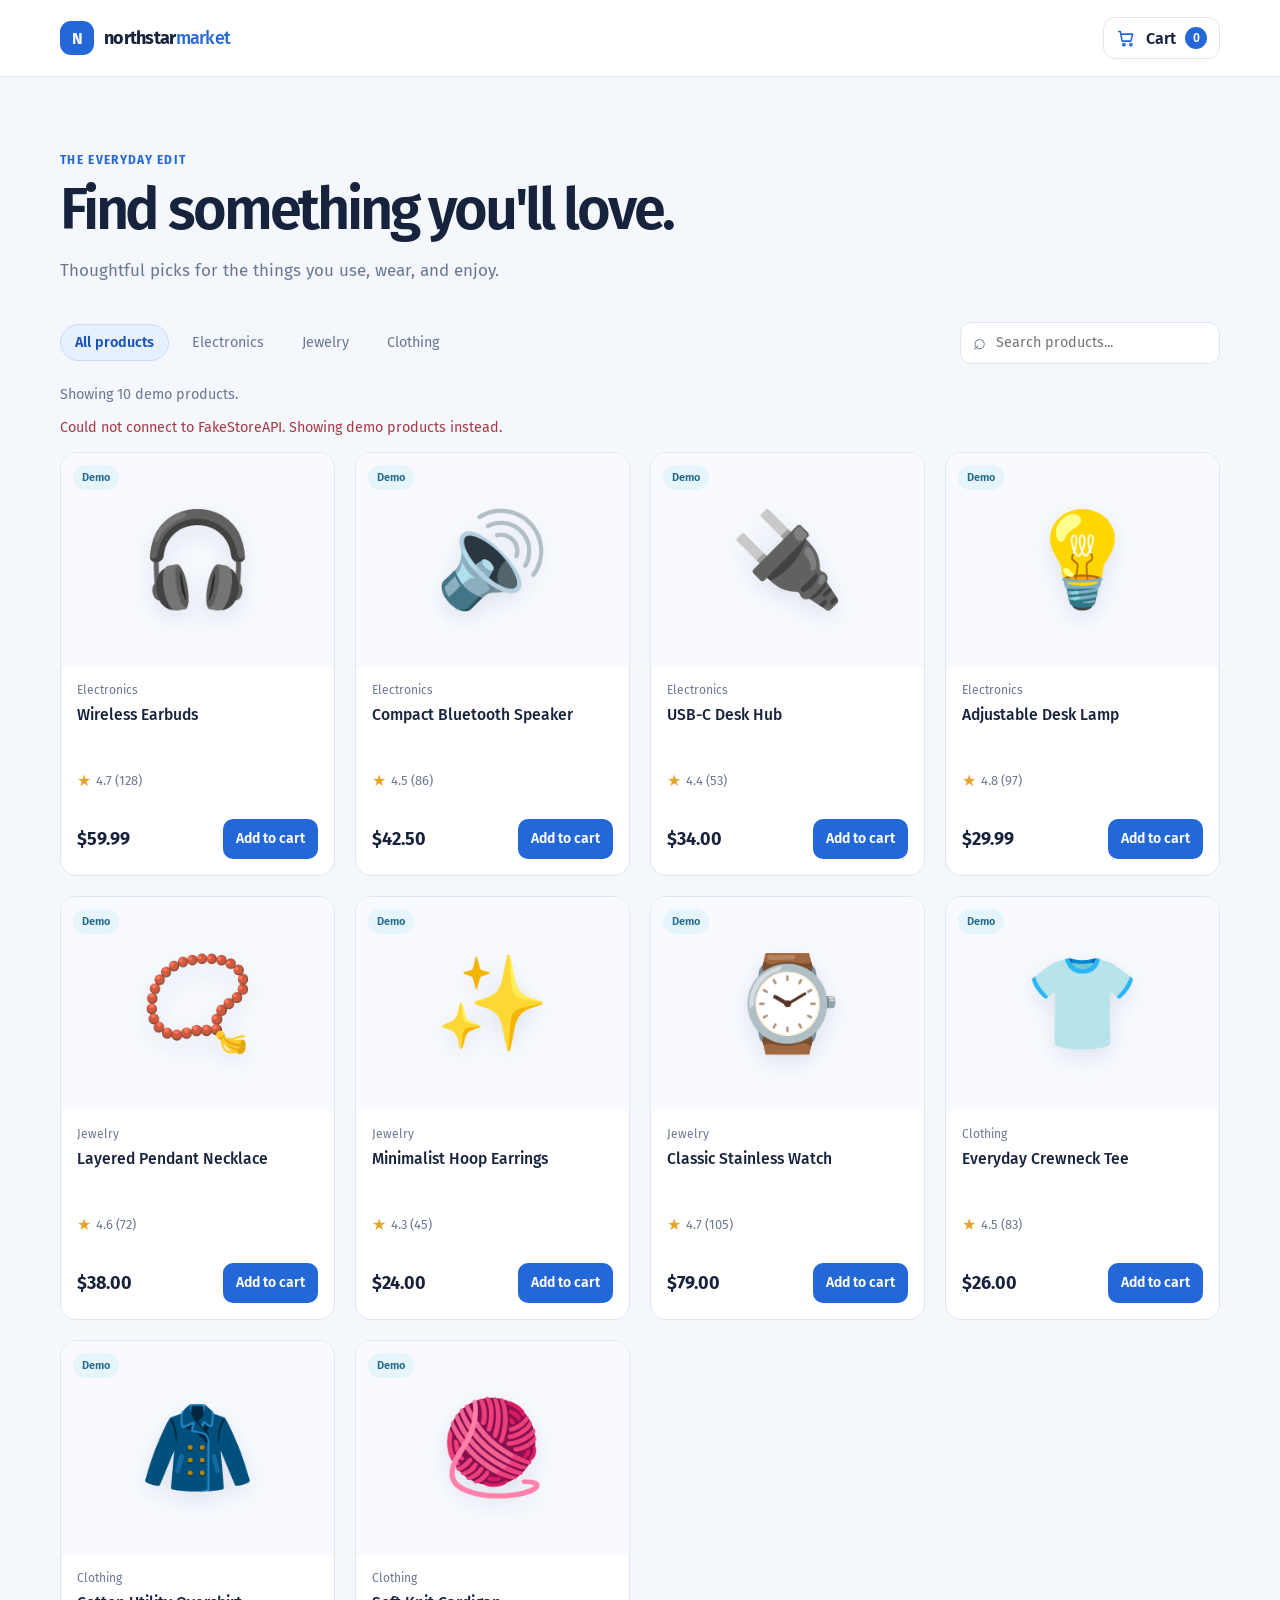
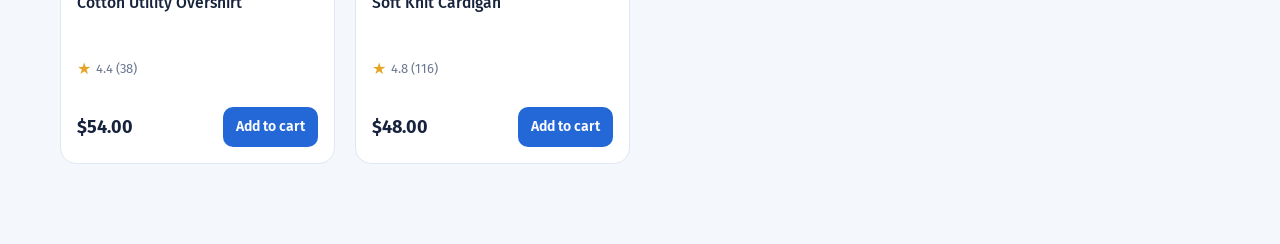
<file: ecommerce-app/index.html>
<!DOCTYPE html>
<html lang="en">
<head>
    <meta charset="UTF-8">
    <meta name="viewport" content="width=device-width, initial-scale=1.0">
    <meta name="theme-color" content="#f4f7fc">
    <title>Northstar Market</title>
    <link rel="preconnect" href="https://fonts.googleapis.com">
    <link rel="preconnect" href="https://fonts.gstatic.com" crossorigin>
    <link href="https://fonts.googleapis.com/css2?family=Fira+Sans:wght@400;500;600;700&display=swap" rel="stylesheet">
    <link rel="stylesheet" href="index.css">
    <script src="index.js" defer></script>
</head>
<body class="store-page">
    <header class="site-header">
        <div class="header-content">
            <a class="brand" href="#" aria-label="Northstar Market home">
                <span class="brand-mark" aria-hidden="true">N</span>
                <span>northstar<span class="brand-light">market</span></span>
            </a>
            <button class="cart-open-button" id="cart-open-button" type="button" aria-haspopup="dialog">
                <svg class="cart-icon" aria-hidden="true" viewBox="0 0 24 24">
                    <path d="M3 4h2l2 11h10l2-8H6.5"></path>
                    <circle cx="9" cy="19" r="1.25"></circle>
                    <circle cx="17" cy="19" r="1.25"></circle>
                </svg>
                <span>Cart</span>
                <span class="cart-count" id="cart-count" aria-live="polite">0</span>
            </button>
        </div>
    </header>

    <main class="store-main">
        <section class="store-intro" aria-labelledby="store-title">
            <p class="eyebrow">THE EVERYDAY EDIT</p>
            <h1 class="store-title" id="store-title">Find something you'll love.</h1>
            <p class="store-description">Thoughtful picks for the things you use, wear, and enjoy.</p>
        </section>

        <section class="catalog-section" aria-label="Product catalog">
            <div class="catalog-toolbar">
                <div class="category-filters" role="group" aria-label="Filter products by category">
                    <button class="filter-button is-active" type="button" data-category="all" aria-pressed="true">All products</button>
                    <button class="filter-button" type="button" data-category="electronics" aria-pressed="false">Electronics</button>
                    <button class="filter-button" type="button" data-category="jewelery" aria-pressed="false">Jewelry</button>
                    <button class="filter-button" type="button" data-category="clothing" aria-pressed="false">Clothing</button>
                </div>
                <label class="search-field">
                    <span class="visually-hidden">Search products</span>
                    <span class="search-icon" aria-hidden="true">⌕</span>
                    <input id="product-search" type="search" placeholder="Search products..." autocomplete="off">
                </label>
            </div>

            <p class="catalog-status" id="catalog-status" role="status" aria-live="polite">Loading products...</p>
            <p class="catalog-error" id="catalog-error" role="alert" hidden></p>
            <div class="product-grid" id="product-grid"></div>
        </section>
    </main>

    <dialog class="cart-drawer" id="cart-drawer" aria-labelledby="cart-heading">
        <div class="drawer-header">
            <div>
                <p class="eyebrow">YOUR SELECTION</p>
                <h2 id="cart-heading">Shopping cart</h2>
            </div>
            <button class="icon-button" id="cart-close-button" type="button" aria-label="Close shopping cart">×</button>
        </div>

        <div class="cart-content">
            <p class="cart-empty" id="cart-empty">Your cart is waiting for something good.</p>
            <div class="cart-items" id="cart-items"></div>
        </div>

        <footer class="cart-footer">
            <dl class="cart-totals">
                <div><dt>Subtotal</dt><dd id="cart-subtotal">$0.00</dd></div>
                <div><dt>Estimated tax (8%)</dt><dd id="cart-tax">$0.00</dd></div>
                <div><dt>Shipping</dt><dd id="cart-shipping">$0.00</dd></div>
                <div class="cart-total"><dt>Total</dt><dd id="cart-total">$0.00</dd></div>
            </dl>
            <p class="shipping-note">Free shipping on orders of $75 or more.</p>
            <button class="primary-button checkout-button" id="checkout-button" type="button" disabled>Continue to checkout</button>
        </footer>
    </dialog>

    <dialog class="message-dialog" id="checkout-dialog" aria-labelledby="checkout-heading">
        <p class="eyebrow">DEMO CHECKOUT</p>
        <h2 id="checkout-heading">Ready to place your order?</h2>
        <p class="dialog-copy">Review your cart, then confirm to see your order confirmation. This demo will not collect payment.</p>
        <p class="checkout-total">Order total <strong id="checkout-total">$0.00</strong></p>
        <div class="dialog-actions">
            <button class="secondary-button" id="checkout-cancel-button" type="button">Back to cart</button>
            <button class="primary-button" id="checkout-confirm-button" type="button">Confirm order</button>
        </div>
    </dialog>

    <dialog class="message-dialog confirmation-dialog" id="confirmation-dialog" aria-labelledby="confirmation-heading">
        <span class="confirmation-mark" aria-hidden="true">✓</span>
        <p class="eyebrow">ORDER COMPLETE</p>
        <h2 id="confirmation-heading">Thanks for shopping with us.</h2>
        <p class="dialog-copy">Your demo order <strong id="order-number"></strong> is confirmed. No payment was collected.</p>
        <button class="primary-button confirmation-button" id="confirmation-close-button" type="button">Continue browsing</button>
    </dialog>
</body>
</html>
</file>
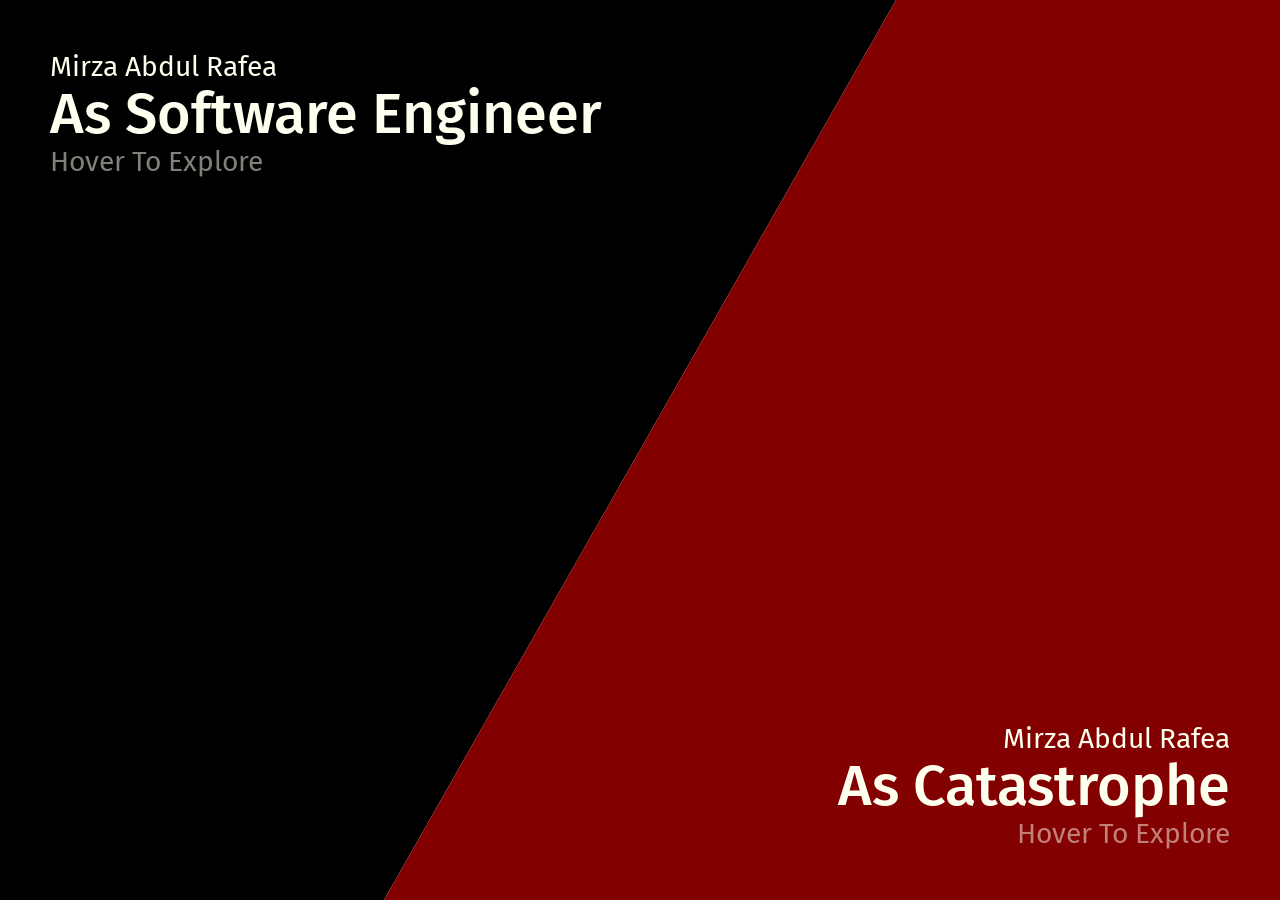
<file: personal-portfolio/index.html>
<!DOCTYPE html>
<html lang="en">
	<head>
		<meta charset="UTF-8">
		<meta name="viewport" content="width=device-width, initial-scale=1.0">
		<title>Mirza Abdul Rafea</title>
		<link rel="stylesheet" href="index.css">
		<script src="index.js" defer></script>
		<!-- Fonts -->
		<link rel="preconnect" href="https://fonts.googleapis.com">
		<link rel="preconnect" href="https://fonts.gstatic.com" crossorigin>
		<link href="https://fonts.googleapis.com/css2?family=Fira+Sans:ital,wght@0,100;0,200;0,300;0,400;0,500;0,600;0,700;0,800;0,900;1,100;1,200;1,300;1,400;1,500;1,600;1,700;1,800;1,900&display=swap" rel="stylesheet">
	</head>
	<body>
		<div class="professional-container" id="professional-container">
			<div class="professional">
				<h2 class="name-heading">Mirza Abdul Rafea</h2>
				<h1 class="profession-heading">As Software Engineer</h1>
				<h2 class="placeholder" id="professional-placeholder">Hover To Explore</h2>
				<div class="logo-container" id="professional-logo-container">
					<img class="logo" src="./assets/c++logo.png" alt="C++ Logo">
					<img class="logo" src="./assets/java-logo.png" alt="Java Logo">
					<img class="logo" src="./assets/react-logo.png" alt="React Logo">
				</div>
				<p class="description" id="professional-description">
					Specializing in low-level systems and core programming
				</p>
				<a class="professional-button" href="professional.html" id="professional-button">View Portfolio</a>
			</div>
		</div>
		<div class="other-container" id="other-container">
			<div class="other">
				<h2 class="name-heading">Mirza Abdul Rafea</h2>
				<h1 class="profession-heading">As Catastrophe</h1>
				<h2 class="placeholder" id="other-placeholder">Hover To Explore</h2>
				<div class="logo-container" id="other-logo-container">
					<img class="logo" src="./assets/LoL-logo.png" alt="LoL Logo">
					<img class="logo" src="./assets/osu-logo.png" alt="Osu Logo">
					<img class="logo" src="./assets/valorant-logo.png" alt="Valorant Logo">
				</div>
				<p class="description" id="other-description">
					ᓭ!¡ᒷᓵ╎ᔑꖎ╎⨅╎リ⊣ ╎リ ᓵ𝙹ᒲ!¡ᒷℸ╎⍊ᒷ ⎓!¡ᓭ ᓭ⍑𝙹𝙹ℸᒷ∷ᓭ, ∷ǁℸ⍑ᒲ ⊣ᔑᒲᒷᓭ ᔑリ↸ ᒲ𝙹ʖᔑᓭ
				</p>
				<a class="other-button" href="" id="other-button">View Portfolio</a>
			</div>
		</div>
	</body>
</html>
</file>
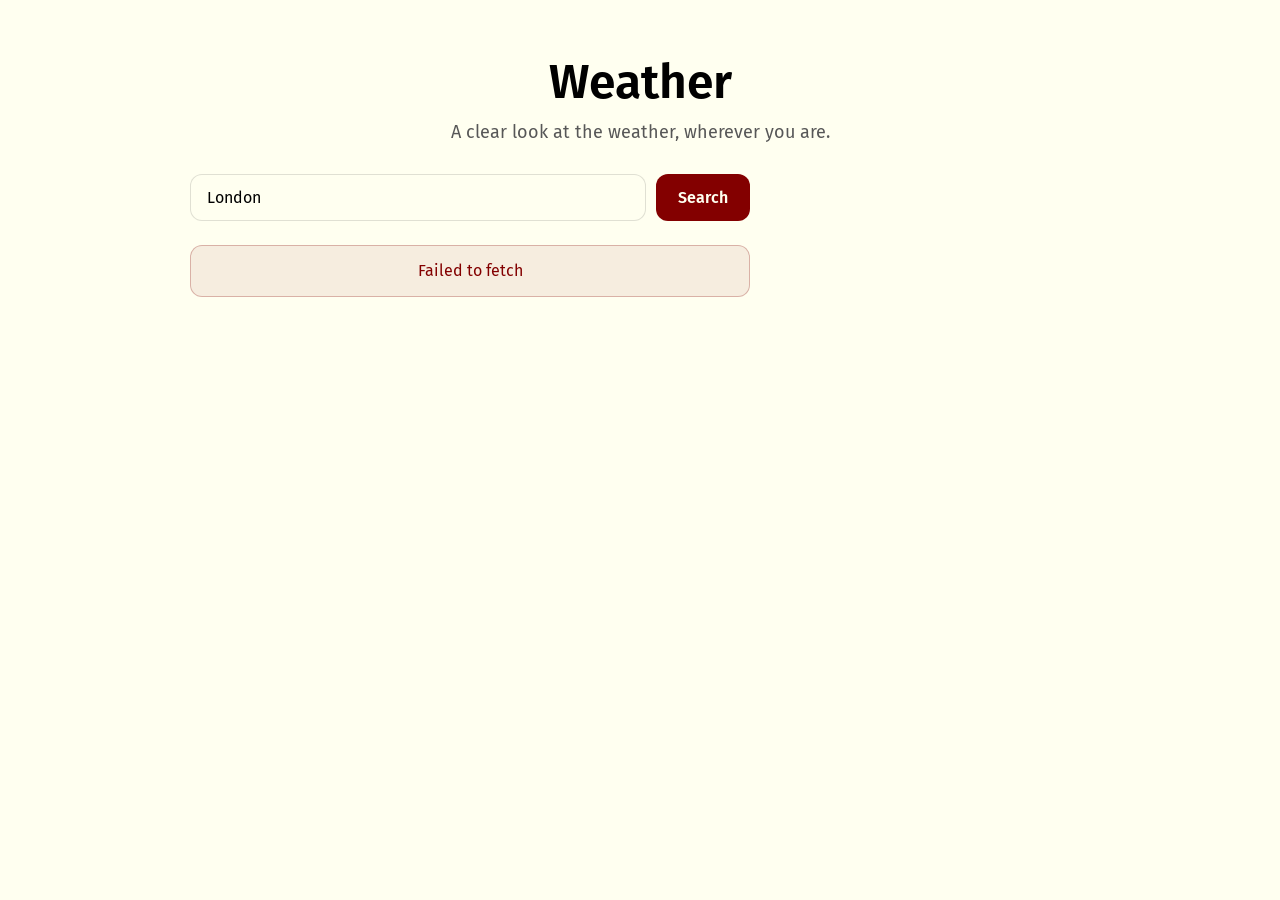
<file: weather-app/index.html>
<!DOCTYPE html>
<html lang="en">
<head>
    <meta charset="UTF-8">
    <meta name="viewport" content="width=device-width, initial-scale=1.0">
    <title>Weather App</title>
    <!-- Fonts -->
    <link rel="preconnect" href="https://fonts.googleapis.com">
    <link rel="preconnect" href="https://fonts.gstatic.com" crossorigin>
    <link href="https://fonts.googleapis.com/css2?family=Fira+Sans:wght@400;500;600;700&display=swap" rel="stylesheet">
    <link rel="stylesheet" href="index.css">
    <script src="index.js" defer></script>
</head>
<body class="weather-page" id="weather-page">
    <header class="weather-header">
        <h1 class="weather-title">Weather</h1>
        <p class="weather-subtitle">A clear look at the weather, wherever you are.</p>
    </header>

    <main>
        <form class="weather-search-container" id="weather-search-form">
            <input type="search" id="weather-search-input" class="weather-input" placeholder="Search for a city..." aria-label="City name" autocomplete="off">
            <button type="submit" id="weather-search-button" class="weather-button">Search</button>
        </form>

        <div id="weather-error-banner" class="weather-error-banner" role="alert"></div>

        <div id="weather-spinner-container" class="weather-spinner-container" role="status" aria-live="polite">
            <div class="weather-spinner" aria-hidden="true"></div>
            <p>Loading weather...</p>
        </div>

        <section id="weather-dashboard" class="weather-dashboard" aria-label="Weather forecast">
            <div class="weather-current-card">
                <h2 id="weather-location-heading" class="weather-location-heading">--</h2>
                <p id="weather-condition-text" class="weather-condition-text">--</p>
                <div id="weather-temp-display" class="weather-temp-display">--°C</div>

                <div class="weather-telemetry-grid">
                    <div class="weather-metric-card">
                        <span class="weather-metric-label">Humidity</span>
                        <span id="weather-humidity-value" class="weather-metric-value">--%</span>
                    </div>
                    <div class="weather-metric-card">
                        <span class="weather-metric-label">Wind Speed</span>
                        <span id="weather-wind-value" class="weather-metric-value">-- km/h</span>
                    </div>
                    <div class="weather-metric-card">
                        <span class="weather-metric-label">Pressure</span>
                        <span id="weather-pressure-value" class="weather-metric-value">-- hPa</span>
                    </div>
                </div>
            </div>

            <div class="weather-forecast-section">
                <h3 class="weather-forecast-heading">5-Day Forecast</h3>
                <div id="weather-forecast-container" class="weather-forecast-container">
                    <!-- Forecast cards are added here. -->
                </div>
            </div>
        </section>
    </main>
</body>
</html>
</file>
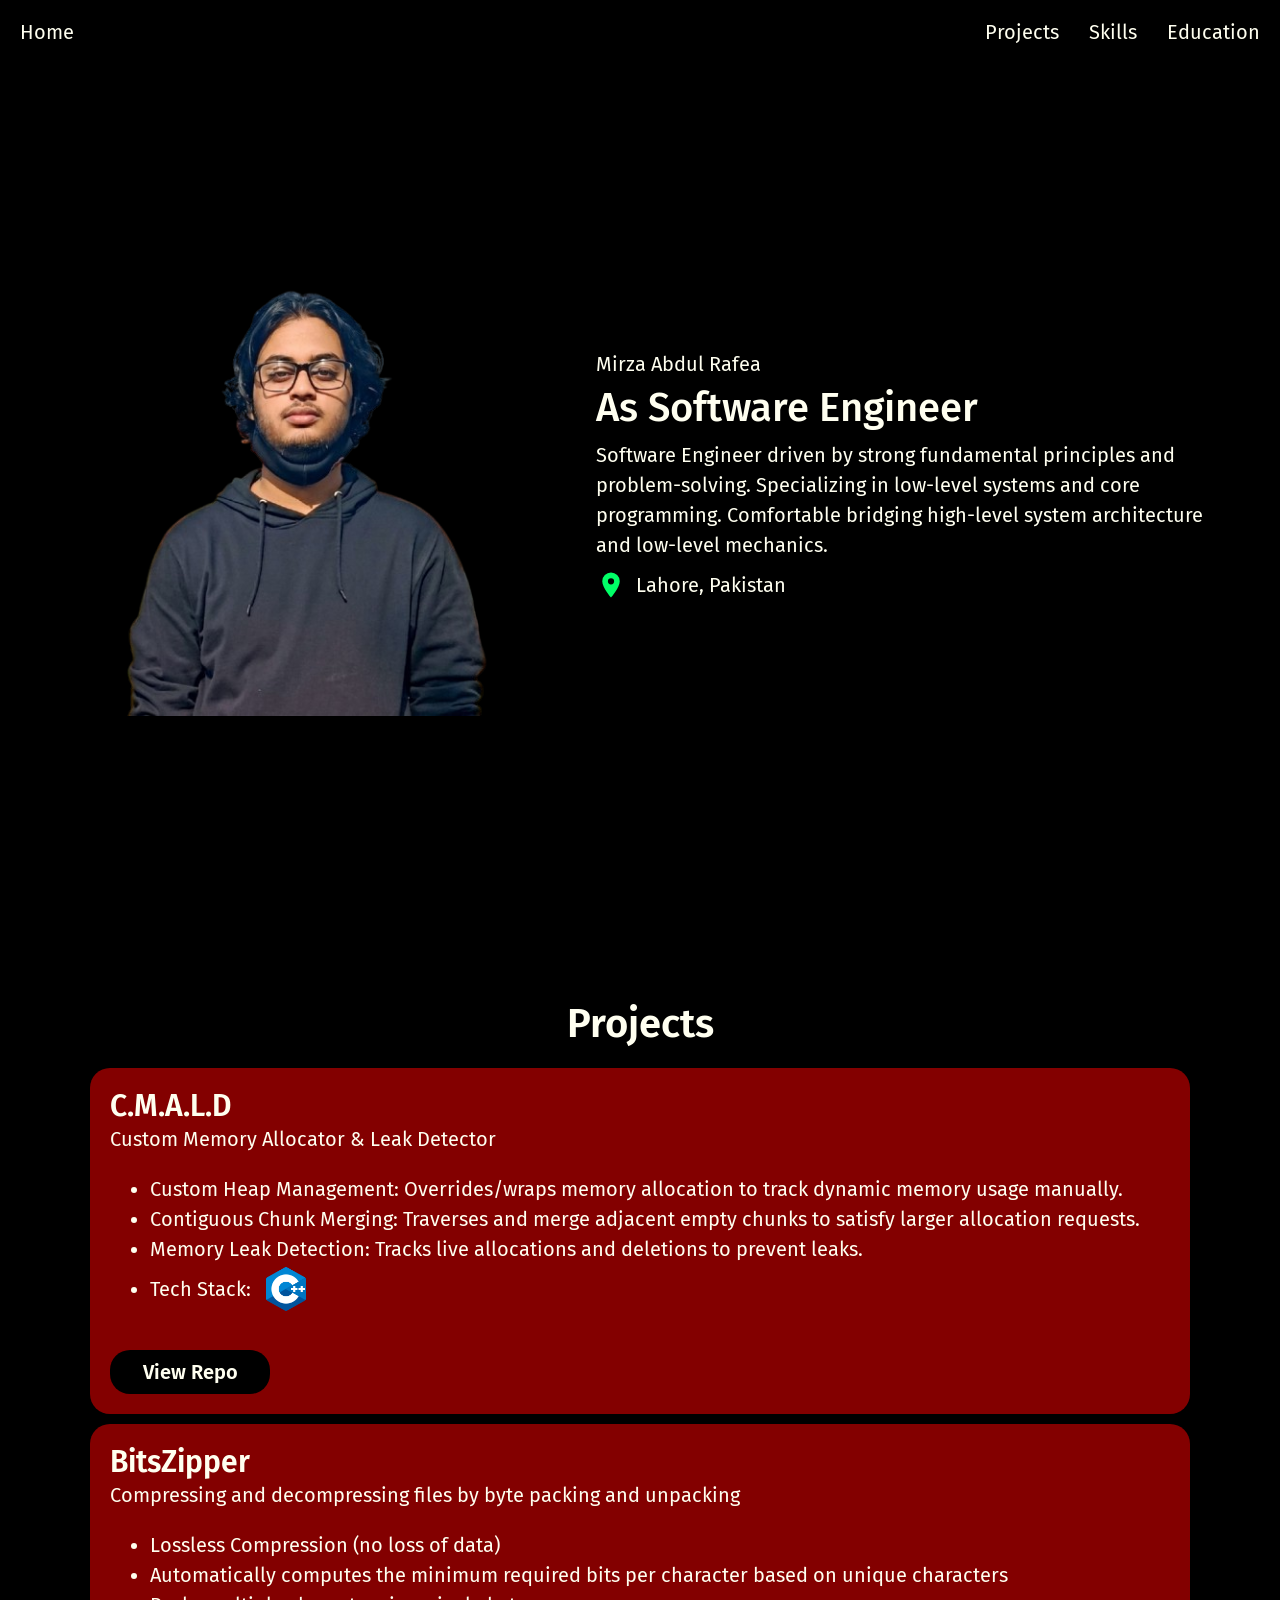
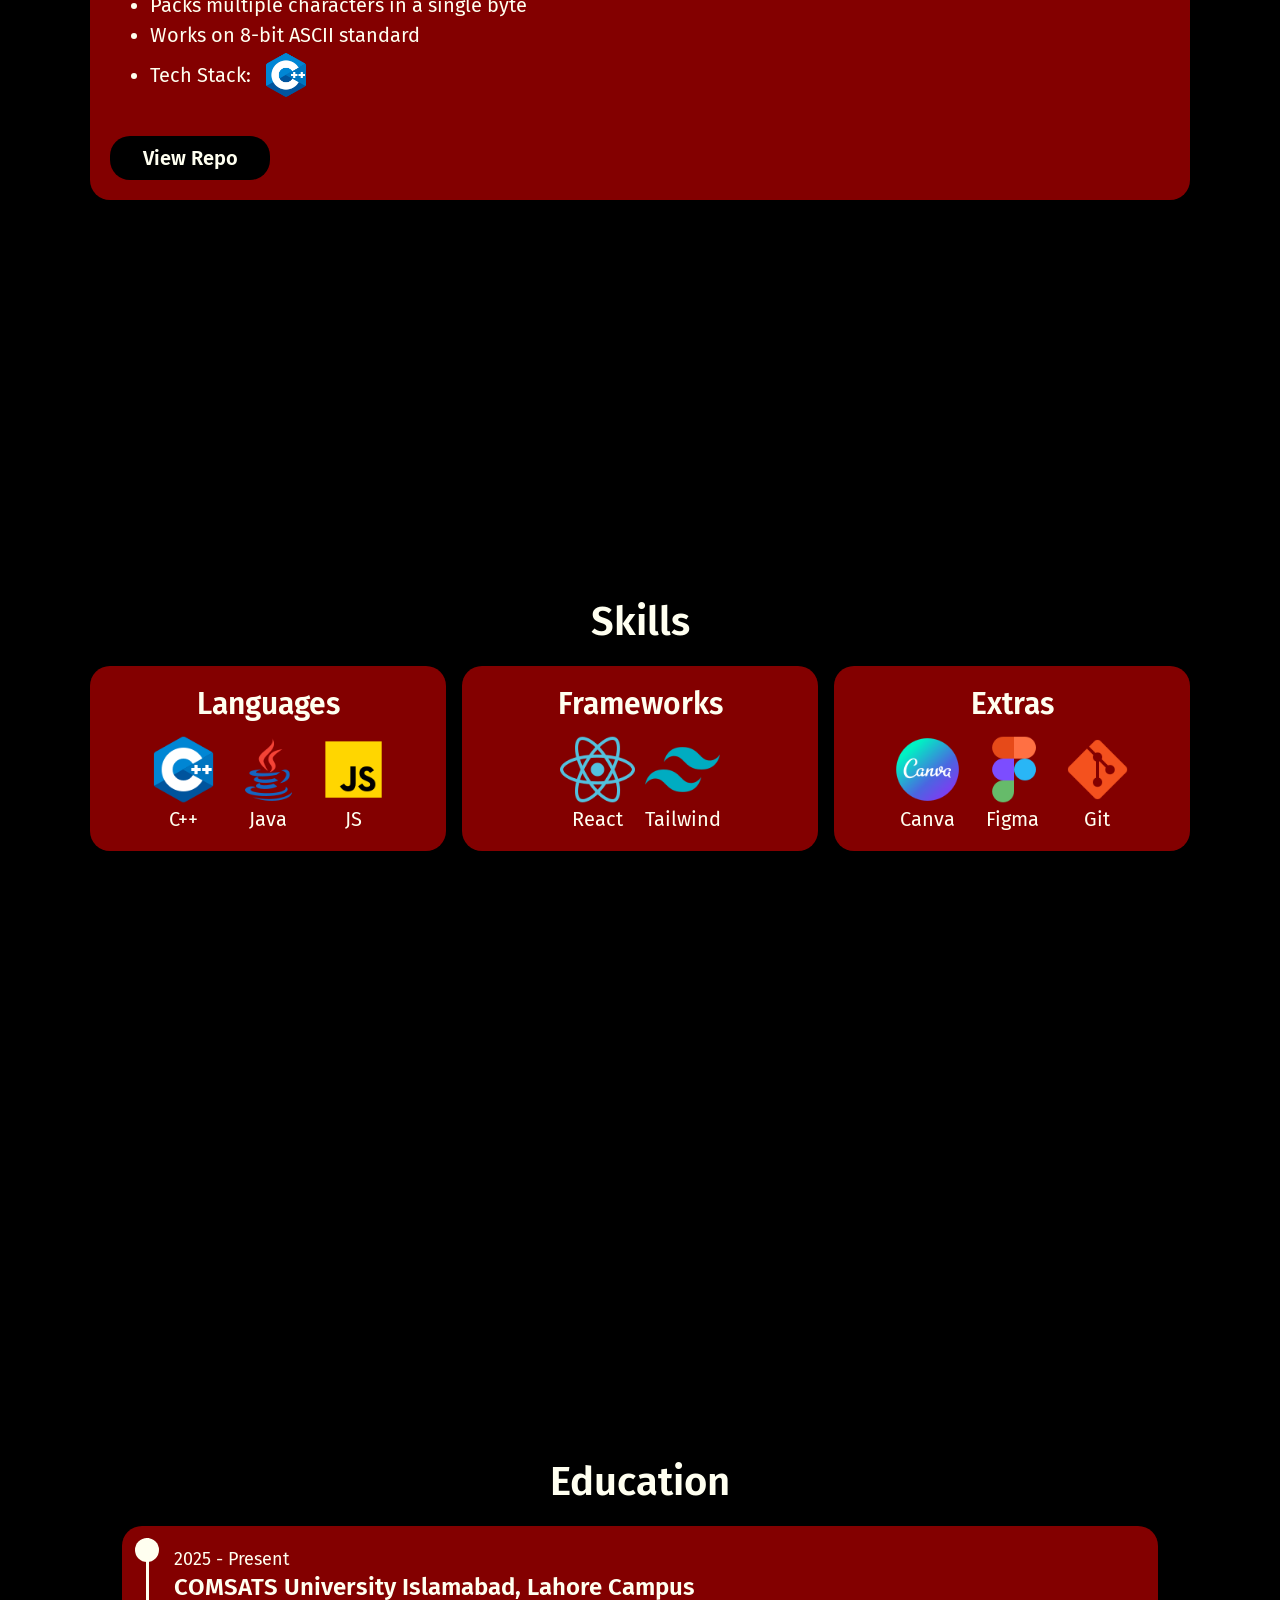
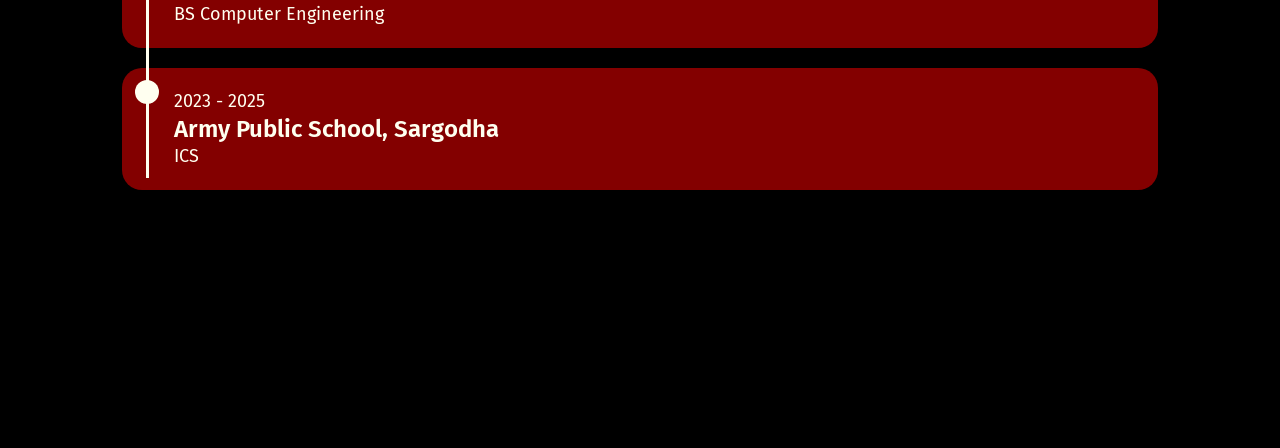
<file: personal-portfolio/professional.html>
<!DOCTYPE html>
<html lang="en">
    <head>
        <meta charset="UTF-8">
        <meta name="viewport" content="width=device-width, initial-scale=1.0">
		<title>Professional</title>
        <link rel="stylesheet" href="professional.css">
        <script src="professional.js" defer></script>
        <!-- Fonts -->
        <link rel="preconnect" href="https://fonts.googleapis.com">
		<link rel="preconnect" href="https://fonts.gstatic.com" crossorigin>
		<link href="https://fonts.googleapis.com/css2?family=Fira+Sans:ital,wght@0,100;0,200;0,300;0,400;0,500;0,600;0,700;0,800;0,900;1,100;1,200;1,300;1,400;1,500;1,600;1,700;1,800;1,900&display=swap" rel="stylesheet">
    </head>
    <body>
        <nav class="nav-container">
            <a class="nav-element home-link" href="index.html">Home</a>
            <div class="nav-menu">
                <button class="nav-menu-toggle" type="button" aria-expanded="false" aria-controls="primary-navigation">
                    Menu
                    <span class="nav-menu-chevron" aria-hidden="true"></span>
                </button>
                <div class="nav-container2" id="primary-navigation">
                    <a class="nav-element" href="#projects">Projects</a>
                    <a class="nav-element" href="#skills">Skills</a>
                    <a class="nav-element" href="#education">Education</a>
                </div>
            </div>
        </nav>
        <!-- Hero Section -->
        <section class="hero-section" id="hero">
            <img class="professional-pic" src="./assets/linkedin-profile-picture.png" alt="Profile Pic">
            <div class="hero-heading-container">
                <h1 class="hero-heading-name">Mirza Abdul Rafea</h1>
                <h1 class="hero-heading">As Software Engineer</h1>
                <p class="hero-description">Software Engineer driven by strong fundamental principles and problem-solving. Specializing in low-level systems and core programming. Comfortable bridging high-level system architecture and low-level mechanics.</p>
                <div class="hero-location-container">
                    <svg class="hero-location-svg" xmlns="http://www.w3.org/2000/svg" viewBox="0 0 24 24">
                        <path d="M12 11.5A2.5 2.5 0 0 1 9.5 9A2.5 2.5 0 0 1 12 6.5A2.5 2.5 0 0 1 14.5 9a2.5 2.5 0 0 1-2.5 2.5M12 2a7 7 0 0 0-7 7c0 5.25 7 13 7 13s7-7.75 7-13a7 7 0 0 0-7-7"/>
                    </svg>
                    <h1 class="hero-location">Lahore, Pakistan</h1>
                </div>
            </div>
        </section>
        
        <!-- Projects Section -->
        <section class="section" id="projects">
            <h1 class="section-heading">Projects</h1>
            <div class="projects-section-container">
                <div class="project-container">
                    <h1 class="project-heading">C.M.A.L.D</h1>
                    <p class="project-description">Custom Memory Allocator & Leak Detector</p>
                    <ul class="project-description">
                        <li>Custom Heap Management: Overrides/wraps memory allocation to track dynamic memory usage manually.</li>
                        <li>Contiguous Chunk Merging: Traverses and merge adjacent empty chunks to satisfy larger allocation requests.</li>
                        <li>Memory Leak Detection: Tracks live allocations and deletions to prevent leaks.</li>
                        <li>
                            <div class="stack-container">
                                Tech Stack:
                                <img class="stack-logo" src="./assets/c++logo.png" alt="C++ Logo">                                
                            </div>
                        </li>
                    </ul>
                    <a class="project-button" href="https://github.com/Abdul-Rafea/C.M.A.L.D" target="_blank" rel="noopener noreferrer">View Repo</a>
                </div>
                <div class="project-container">
                    <h1 class="project-heading">BitsZipper</h1>
                    <p class="project-description">Compressing and decompressing files by byte packing and unpacking</p>
                    <ul class="project-description">
                        <li>Lossless Compression (no loss of data)</li>
                        <li>Automatically computes the minimum required bits per character based on unique characters</li>
                        <li>Packs multiple characters in a single byte</li>
                        <li>Works on 8-bit ASCII standard</li>
                        <li>
                            <div class="stack-container">
                                Tech Stack:
                                <img class="stack-logo" src="./assets/c++logo.png" alt="C++ Logo">                                
                            </div>
                        </li>
                    </ul>
                    <a class="project-button" href="https://github.com/Abdul-Rafea/BitsZipper" target="_blank" rel="noopener noreferrer">View Repo</a>
                </div>
            </div>
        </section>
        <!-- Skills Section -->
        <section class="section" id="skills">
            <h1 class="section-heading">Skills</h1>
            <div class="skills-section-container">
                <div class="skills-container">
                    <h1 class="skills-heading">Languages</h1>
                    <div class="skills-logos-container">
                        <div class="skills-logo-container">
                            <img class="skills-logo" src="./assets/c++logo.png" alt="C++ Logo">
                            <p class="skills-logo-heading">C++</p>
                        </div>
                        <div class="skills-logo-container">
                            <img class="skills-logo" src="./assets/java-logo.png" alt="Java Logo">
                            <p class="skills-logo-heading">Java</p>
                        </div>
                        <div class="skills-logo-container">
                            <img class="skills-logo" src="./assets/javascript-logo.png" alt="Javascript Logo">
                            <p class="skills-logo-heading">JS</p>
                        </div>
                    </div>
                </div>
                <div class="skills-container">
                    <h1 class="skills-heading">Frameworks</h1>
                    <div class="skills-logos-container">
                        <div class="skills-logo-container">
                            <img class="skills-logo" src="./assets/react-logo.png" alt="React Logo">
                            <p class="skills-logo-heading">React</p>
                        </div>
                        <div class="skills-logo-container">
                            <img class="skills-logo" src="./assets/tailwind-logo.png" alt="Tailwind Logo">
                            <p class="skills-logo-heading">Tailwind</p>
                        </div>
                    </div>
                </div>
                <div class="skills-container">
                    <h1 class="skills-heading">Extras</h1>
                    <div class="skills-logos-container">
                        <div class="skills-logo-container">
                            <img class="skills-logo" src="./assets/canva-logo.png" alt="Canva Logo">
                            <p class="skills-logo-heading">Canva</p>
                        </div>
                        <div class="skills-logo-container">
                            <img class="skills-logo" src="./assets/figma-logo.png" alt="Figma Logo">
                            <p class="skills-logo-heading">Figma</p>
                        </div>
                        <div class="skills-logo-container">
                            <img class="skills-logo" src="./assets/git-logo.png" alt="Git Logo">
                            <p class="skills-logo-heading">Git</p>
                        </div>
                    </div>
                </div>
            </div>
        </section>
        <!-- Education Section -->
        <section class="section" id="education">
            <h1 class="section-heading">Education</h1>
            <ol class="education-section-container">
                <li class="education-container">
                    <span class="education-timeline-dot" aria-hidden="true"></span>
                    <p class="education-description">2025 - Present</p>
                    <h1 class="education-heading">COMSATS University Islamabad, Lahore Campus</h1>
                    <p class="education-description">BS Computer Engineering</p>
                </li>
                <li class="education-container">
                    <span class="education-timeline-dot" aria-hidden="true"></span>
                    <p class="education-description">2023 - 2025</p>
                    <h1 class="education-heading">Army Public School, Sargodha</h1>
                    <p class="education-description">ICS</p>
                </li>
            </ol>
        </section>
    </body>
</html>
</file>
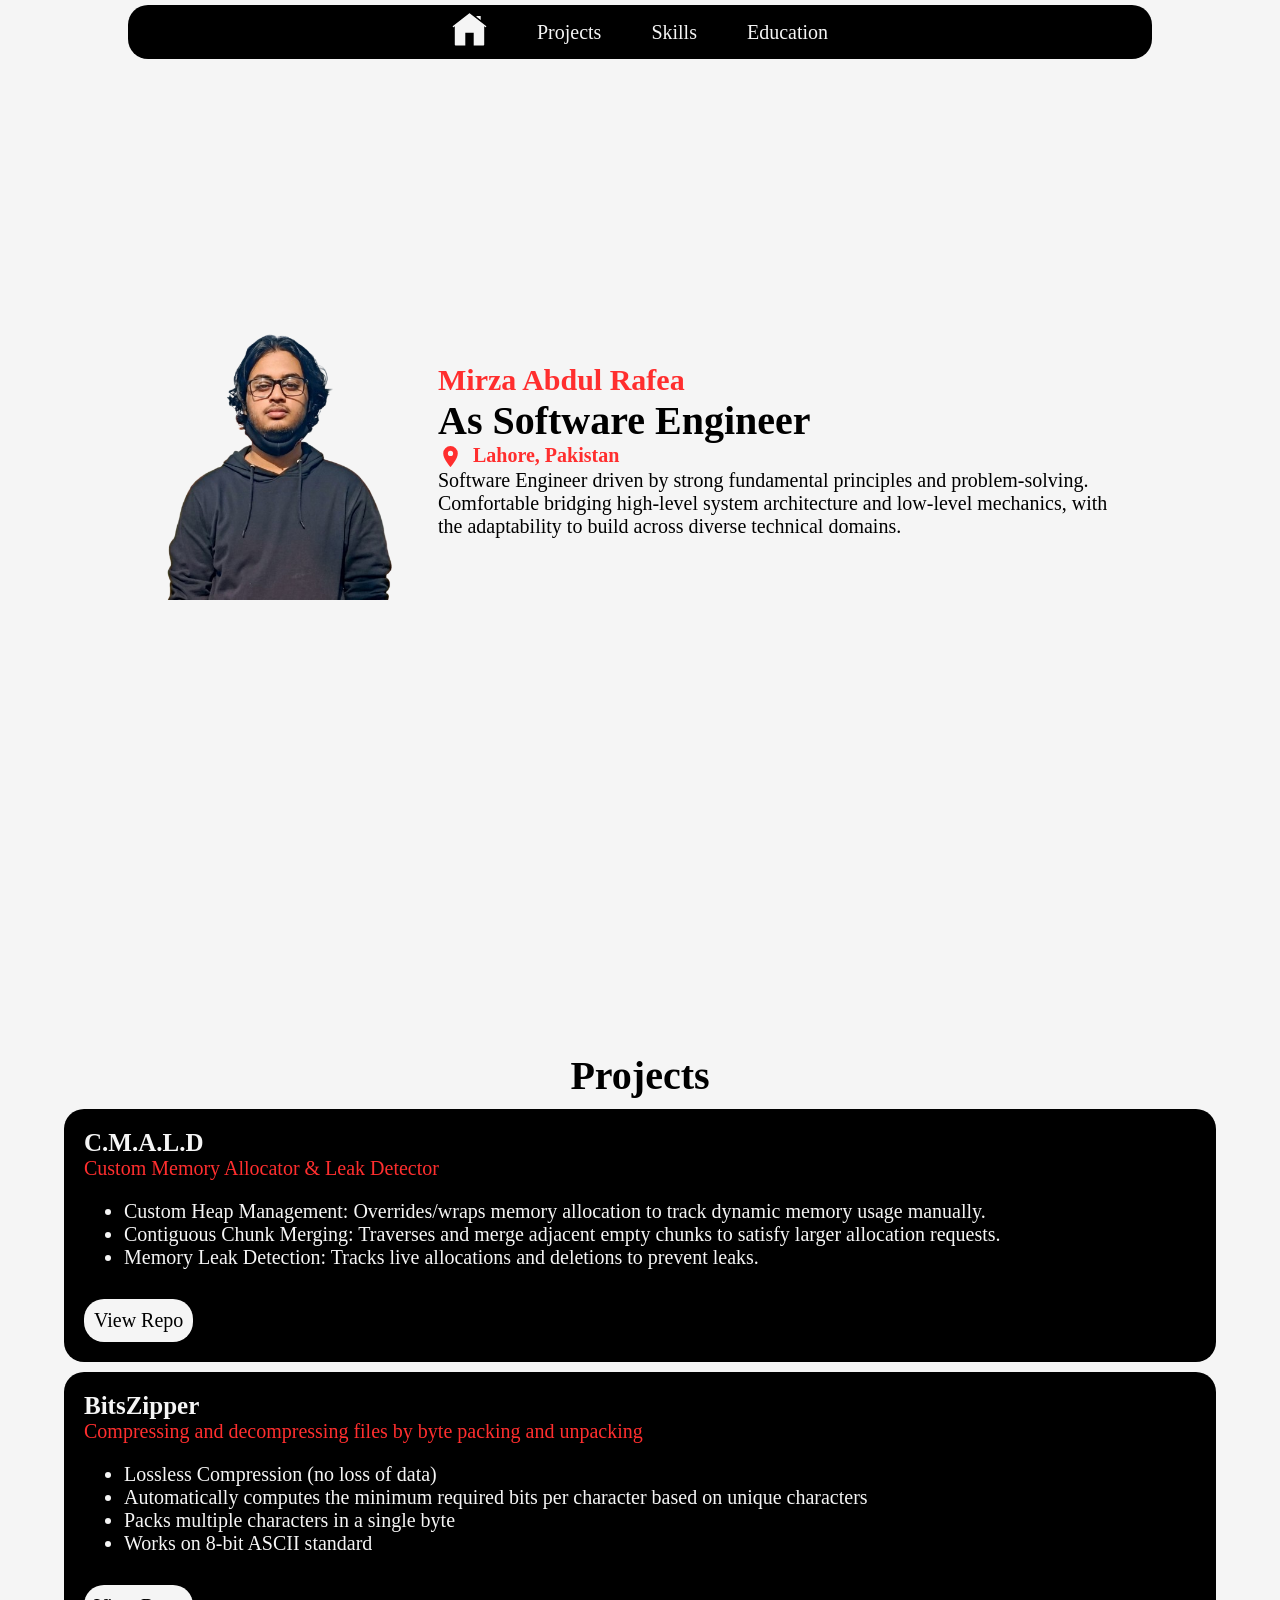
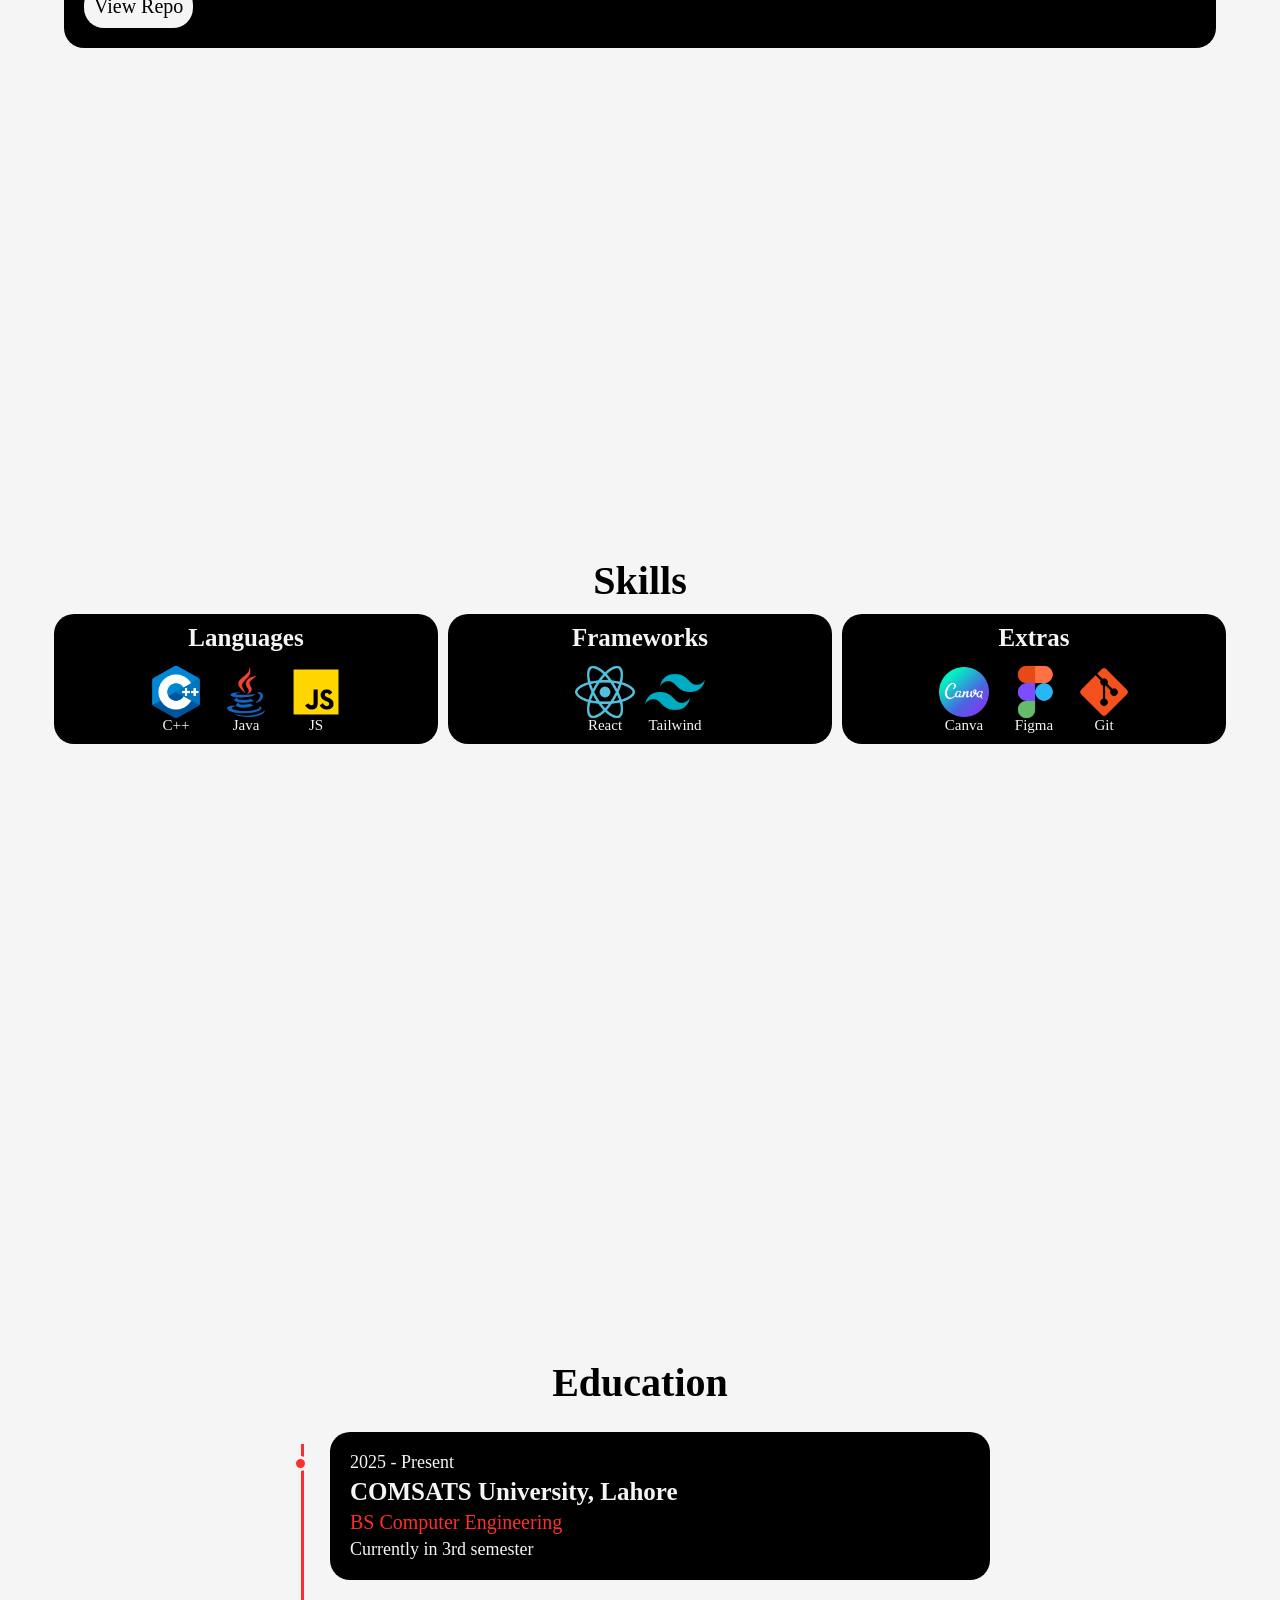
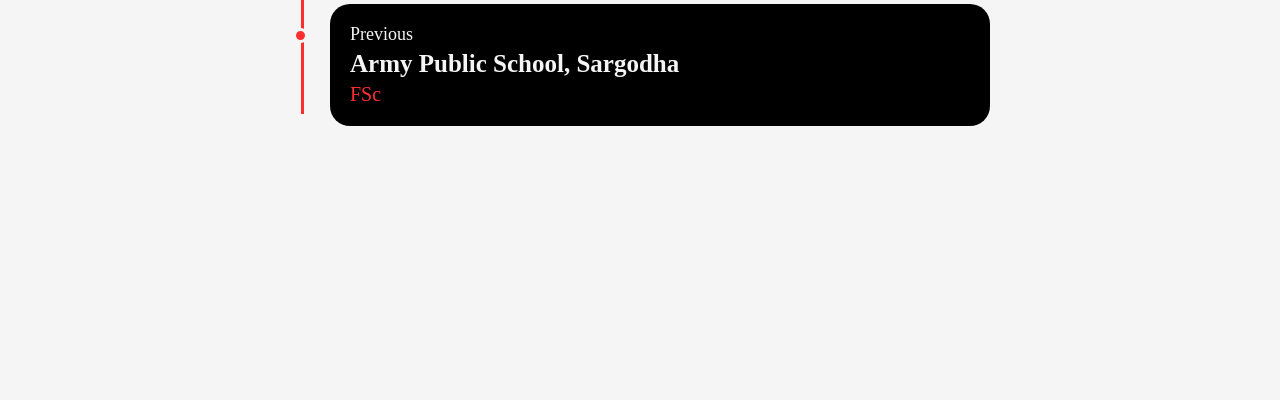
<file: personalPortfolio/src/professional.html>
<!DOCTYPE html>
<html>
    <head>
        <meta charset="UTF-8">
        <meta name="viewport" content="width=device-width, initial-scale=1.0">
		<title>Professional</title>
        <link rel="stylesheet" href="main.css">
    </head>
    <body class="professional-page">
        <nav class="professional-nav">
            <a href="index.html">
                <svg class="home-svg" xmlns="http://www.w3.org/2000/svg"  viewBox="0 0 50 50" width="50px" height="50px">
                    <path d="M 25 1.0507812 C 24.7825 1.0507812 24.565859 1.1197656 24.380859 1.2597656 L 1.3808594 19.210938 C 0.95085938 19.550938 0.8709375 20.179141 1.2109375 20.619141 C 1.5509375 21.049141 2.1791406 21.129062 2.6191406 20.789062 L 4 19.710938 L 4 46 C 4 46.55 4.45 47 5 47 L 19 47 L 19 29 L 31 29 L 31 47 L 45 47 C 45.55 47 46 46.55 46 46 L 46 19.710938 L 47.380859 20.789062 C 47.570859 20.929063 47.78 21 48 21 C 48.3 21 48.589063 20.869141 48.789062 20.619141 C 49.129063 20.179141 49.049141 19.550938 48.619141 19.210938 L 25.619141 1.2597656 C 25.434141 1.1197656 25.2175 1.0507812 25 1.0507812 z M 35 5 L 35 6.0507812 L 41 10.730469 L 41 5 L 35 5 z"/>
                </svg>
            </a>
            <a class="nav-element" href="#projects">Projects</a>
            <a class="nav-element" href="#skills">Skills</a>
            <a class="nav-element" href="#education">Education</a>
        </nav>
        <div class="professional-container">
            <!-- Hero Section -->
            <section class="hero-section" id="hero">
                <img class="professional-pic" src="../assets/linkedin-profile-picture.png" alt="Profile Pic">
                <div class="hero-heading-container">
                    <h1 class="hero-heading-name">Mirza Abdul Rafea</h1>
                    <h1 class="hero-heading">As Software Engineer</h1>
                    <div class="hero-location-container">
                        <svg class="hero-location-svg" xmlns="http://www.w3.org/2000/svg" viewBox="0 0 24 24">
                            <path d="M12 11.5A2.5 2.5 0 0 1 9.5 9A2.5 2.5 0 0 1 12 6.5A2.5 2.5 0 0 1 14.5 9a2.5 2.5 0 0 1-2.5 2.5M12 2a7 7 0 0 0-7 7c0 5.25 7 13 7 13s7-7.75 7-13a7 7 0 0 0-7-7"/>
                        </svg>
                        <h1 class="hero-location">Lahore, Pakistan</h1>
                    </div>
                    <p class="hero-description">Software Engineer driven by strong fundamental principles and problem-solving. Comfortable bridging high-level system architecture and low-level mechanics, with the adaptability to build across diverse technical domains.</p>
                </div>
            </section>
            <!-- Projects Section -->
            <section class="projects-section" id="projects">
                <h1 class="section-heading">Projects</h1>
                <div class="projects-section-container">
                    <div class="project-container">
                        <h1 class="project-heading">C.M.A.L.D</h1>
                        <p class="project-description">Custom Memory Allocator & Leak Detector</p>
                        <ul class="project-sub-description">
                            <li>Custom Heap Management: Overrides/wraps memory allocation to track dynamic memory usage manually.</li>
                            <li>Contiguous Chunk Merging: Traverses and merge adjacent empty chunks to satisfy larger allocation requests.</li>
                            <li>Memory Leak Detection: Tracks live allocations and deletions to prevent leaks.</li>
                        </ul>
                        <a class="project-repo-button" href="https://github.com/Abdul-Rafea/C.M.A.L.D" target="_blank" rel="noopener noreferrer">View Repo</a>
                    </div>
                    <div class="project-container">
                        <h1 class="project-heading">BitsZipper</h1>
                        <p class="project-description">Compressing and decompressing files by byte packing and unpacking</p>
                        <ul class="project-sub-description">
                            <li>Lossless Compression (no loss of data)</li>
                            <li>Automatically computes the minimum required bits per character based on unique characters</li>
                            <li>Packs multiple characters in a single byte</li>
                            <li>Works on 8-bit ASCII standard</li>
                        </ul>
                        <a class="project-repo-button" href="https://github.com/Abdul-Rafea/BitsZipper" target="_blank" rel="noopener noreferrer">View Repo</a>
                    </div>
                </div>
            </section>
            <!-- Skills Section -->
            <section class="skills-section" id="skills">
                <h1 class="section-heading">Skills</h1>
                <div class="skills-section-container">
                    <div class="skills-container">
                        <h1 class="skills-heading">Languages</h1>
                        <div class="skills-logos-container">
                            <div class="skills-logo-container">
                                <img class="skills-logo" src="../assets/c++logo.png" alt="C++ Logo">
                                <p class="skills-logo-heading">C++</p>
                            </div>
                            <div class="skills-logo-container">
                                <img class="skills-logo" src="../assets/java-logo.png" alt="Java Logo">
                                <p class="skills-logo-heading">Java</p>
                            </div>
                            <div class="skills-logo-container">
                                <img class="skills-logo" src="../assets/javascript-logo.png" alt="Javascript Logo">
                                <p class="skills-logo-heading">JS</p>
                            </div>
                        </div>
                    </div>
                    <div class="skills-container">
                        <h1 class="skills-heading">Frameworks</h1>
                        <div class="skills-logos-container">
                            <div class="skills-logo-container">
                                <img class="skills-logo" src="../assets/react-logo.png" alt="React Logo">
                                <p class="skills-logo-heading">React</p>
                            </div>
                            <div class="skills-logo-container">
                                <img class="skills-logo" src="../assets/tailwind-logo.png" alt="Tailwind Logo">
                                <p class="skills-logo-heading">Tailwind</p>
                            </div>
                        </div>
                    </div>
                    <div class="skills-container">
                        <h1 class="skills-heading">Extras</h1>
                        <div class="skills-logos-container">
                            <div class="skills-logo-container">
                                <img class="skills-logo" src="../assets/canva-logo.png" alt="Canva` Logo">
                                <p class="skills-logo-heading">Canva</p>
                            </div>
                            <div class="skills-logo-container">
                                <img class="skills-logo" src="../assets/figma-logo.png" alt="Figma Logo">
                                <p class="skills-logo-heading">Figma</p>
                            </div>
                            <div class="skills-logo-container">
                                <img class="skills-logo" src="../assets/git-logo.png" alt="Git Logo">
                                <p class="skills-logo-heading">Git</p>
                            </div>
                        </div>
                    </div>
                </div>
            </section>
            <!-- Education Section -->
            <section class="education-section" id="education">
                <h1 class="section-heading">Education</h1>
                <ol class="education-section-container">
                    <li class="education-container">
                        <span class="education-timeline-dot" aria-hidden="true"></span>
                        <p class="education-sub-description">2025 - Present</p>
                        <h1 class="education-heading">COMSATS University, Lahore</h1>
                        <p class="education-description">BS Computer Engineering</p>
                        <p class="education-sub-description">Currently in 3rd semester</p>
                    </li>
                    <li class="education-container">
                        <span class="education-timeline-dot" aria-hidden="true"></span>
                        <p class="education-sub-description">Previous</p>
                        <h1 class="education-heading">Army Public School, Sargodha</h1>
                        <p class="education-description">FSc</p>
                    </li>
                </ol>
            </section>
        </div>
    </body>
</html>
</html>
</file>
<file: ecommerce-app/index.css>
:root {
    --font-family: "Fira Sans", sans-serif;
    --ink: #17233c;
    --blue: #2468d8;
    --blue-dark: #1955b8;
    --cyan: #38a9d8;
    --canvas: #f4f7fc;
    --surface: #ffffff;
    --muted: #6b7891;
    --border: #e0e7f1;
    --gold: #f1b84b;
    --green: #237a61;
    --radius: 16px;
}

* {
    box-sizing: border-box;
}

html,
body {
    min-height: 100%;
    margin: 0;
    scroll-behavior: smooth;
}

body {
    background: var(--canvas);
    color: var(--ink);
    font-family: var(--font-family);
    -webkit-font-smoothing: antialiased;
}

button,
input {
    font: inherit;
}

button {
    color: inherit;
}

dialog:not([open]) {
    display: none;
}

button:focus-visible,
a:focus-visible,
input:focus-visible {
    outline: 3px solid var(--cyan);
    outline-offset: 3px;
}

.site-header {
    position: sticky;
    top: 0;
    z-index: 2;
    border-bottom: 1px solid var(--border);
    background: rgba(255, 255, 255, 0.94);
    backdrop-filter: blur(12px);
}

.header-content {
    width: min(100% - 48px, 1160px);
    min-height: 76px;
    margin: 0 auto;
    display: flex;
    justify-content: space-between;
    align-items: center;
}

.brand {
    display: inline-flex;
    align-items: center;
    gap: 10px;
    color: var(--ink);
    font-size: 1.125rem;
    font-weight: 700;
    letter-spacing: -0.04em;
    text-decoration: none;
}

.brand-mark {
    width: 34px;
    height: 34px;
    border-radius: 11px;
    display: grid;
    place-items: center;
    background: var(--blue);
    color: var(--surface);
    font-size: 1rem;
    letter-spacing: 0;
}

.brand-light {
    color: var(--blue);
    font-weight: 500;
}

.cart-open-button {
    padding: 9px 12px;
    border: 1px solid var(--border);
    border-radius: 12px;
    display: inline-flex;
    align-items: center;
    gap: 9px;
    background: var(--surface);
    font-weight: 600;
    cursor: pointer;
    transition: border-color 180ms ease, background-color 180ms ease;
}

.cart-open-button:hover {
    border-color: #b7c9e6;
    background: #f7faff;
}

.cart-icon {
    width: 21px;
    height: 21px;
    color: var(--blue);
    fill: none;
    stroke: currentColor;
    stroke-linecap: round;
    stroke-linejoin: round;
    stroke-width: 1.8;
}

.cart-count {
    min-width: 22px;
    height: 22px;
    padding: 0 6px;
    border-radius: 999px;
    display: inline-grid;
    place-items: center;
    background: var(--blue);
    color: var(--surface);
    font-size: 0.75rem;
}

.store-main {
    width: min(100% - 48px, 1160px);
    margin: 0 auto;
    padding: 64px 0 80px;
}

.store-intro {
    margin-bottom: 38px;
}

.eyebrow {
    color: var(--blue);
    font-size: 0.75rem;
    font-weight: 700;
    letter-spacing: 0.11em;
}

.store-title {
    margin: 12px 0 10px;
    font-size: clamp(2.2rem, 5vw, 3.6rem);
    font-weight: 600;
    letter-spacing: -0.055em;
    line-height: 1.08;
}

.store-description {
    color: var(--muted);
    font-size: 1.0625rem;
    line-height: 1.5;
}

.catalog-toolbar {
    margin-bottom: 22px;
    display: flex;
    justify-content: space-between;
    align-items: center;
    gap: 16px;
}

.category-filters {
    display: flex;
    flex-wrap: wrap;
    gap: 8px;
}

.filter-button {
    padding: 9px 14px;
    border: 1px solid transparent;
    border-radius: 999px;
    background: transparent;
    color: var(--muted);
    font-size: 0.9rem;
    cursor: pointer;
    transition: color 180ms ease, background-color 180ms ease, border-color 180ms ease;
}

.filter-button:hover {
    background: #e9f0fb;
    color: var(--ink);
}

.filter-button.is-active {
    border-color: #c9daf5;
    background: #e7f0ff;
    color: var(--blue-dark);
    font-weight: 600;
}

.search-field {
    width: min(100%, 260px);
    min-width: 200px;
    height: 42px;
    padding: 0 12px;
    border: 1px solid var(--border);
    border-radius: 11px;
    display: flex;
    align-items: center;
    gap: 8px;
    background: var(--surface);
}

.search-icon {
    color: var(--muted);
    font-size: 1.4rem;
    line-height: 1;
}

.search-field input {
    width: 100%;
    min-width: 0;
    border: 0;
    outline: 0;
    background: transparent;
    color: var(--ink);
    font-size: 0.9rem;
}

.search-field input:focus-visible {
    outline: 0;
}

.catalog-status,
.catalog-error {
    margin: 0 0 16px;
    color: var(--muted);
    font-size: 0.9rem;
}

.catalog-error {
    color: #a63b45;
}

.product-grid {
    display: grid;
    grid-template-columns: repeat(4, minmax(0, 1fr));
    gap: 20px;
}

.product-card {
    min-width: 0;
    overflow: hidden;
    border: 1px solid var(--border);
    border-radius: var(--radius);
    display: flex;
    flex-direction: column;
    background: var(--surface);
    transition: transform 180ms ease, box-shadow 180ms ease;
}

.product-card:hover {
    transform: translateY(-3px);
    box-shadow: 0 14px 30px rgba(29, 55, 96, 0.09);
}

.product-image-wrap {
    position: relative;
    height: 214px;
    padding: 24px;
    display: grid;
    place-items: center;
    background: #f8faff;
}

.product-image {
    width: 100%;
    height: 100%;
    object-fit: contain;
    mix-blend-mode: multiply;
}

.product-illustration {
    display: grid;
    place-items: center;
    font-size: clamp(4rem, 8vw, 5.75rem);
    line-height: 1;
    filter: drop-shadow(0 8px 12px rgba(29, 55, 96, 0.12));
}

.product-badge {
    position: absolute;
    top: 12px;
    left: 12px;
    padding: 6px 9px;
    border-radius: 999px;
    background: #e6f4fb;
    color: #246b8e;
    font-size: 0.6875rem;
    font-weight: 600;
}

.product-badge.is-featured {
    background: #fff3d9;
    color: #8a5d11;
}

.product-details {
    flex: 1;
    padding: 16px;
    display: flex;
    flex-direction: column;
}

.product-category {
    color: var(--muted);
    font-size: 0.75rem;
    text-transform: capitalize;
}

.product-title {
    min-height: 44px;
    margin: 7px 0 10px;
    display: -webkit-box;
    overflow: hidden;
    -webkit-box-orient: vertical;
    -webkit-line-clamp: 2;
    font-size: 0.98rem;
    font-weight: 500;
    line-height: 1.4;
}

.product-rating {
    display: flex;
    align-items: center;
    gap: 5px;
    color: var(--muted);
    font-size: 0.8125rem;
}

.rating-star {
    color: #e5a528;
    font-size: 1rem;
}

.product-purchase {
    margin-top: auto;
    padding-top: 16px;
    display: flex;
    justify-content: space-between;
    align-items: center;
    gap: 8px;
}

.product-price {
    font-size: 1.125rem;
    font-weight: 700;
    white-space: nowrap;
}

.add-button,
.primary-button,
.secondary-button {
    min-height: 40px;
    padding: 9px 13px;
    border: 0;
    border-radius: 10px;
    font-size: 0.875rem;
    font-weight: 600;
    cursor: pointer;
    transition: background-color 180ms ease, color 180ms ease;
}

.add-button,
.primary-button {
    background: var(--blue);
    color: var(--surface);
}

.add-button:hover,
.primary-button:hover:not(:disabled) {
    background: var(--blue-dark);
}

.add-button {
    white-space: nowrap;
}

.empty-results {
    grid-column: 1 / -1;
    padding: 40px 20px;
    border: 1px dashed #cbd6e5;
    border-radius: var(--radius);
    color: var(--muted);
    text-align: center;
}

.cart-drawer {
    position: fixed;
    inset: 0 0 0 auto;
    width: min(100%, 440px);
    height: 100vh;
    height: 100dvh;
    max-height: 100vh;
    max-height: 100dvh;
    margin: 0 0 0 auto;
    padding: 0;
    border: 0;
    display: flex;
    flex-direction: column;
    background: var(--surface);
    color: var(--ink);
    box-shadow: -16px 0 48px rgba(23, 35, 60, 0.14);
}

.cart-drawer::backdrop,
.message-dialog::backdrop {
    background: rgba(19, 31, 51, 0.48);
    backdrop-filter: blur(2px);
}

.drawer-header {
    padding: 24px;
    border-bottom: 1px solid var(--border);
    display: flex;
    justify-content: space-between;
    align-items: center;
}

.drawer-header h2,
.message-dialog h2 {
    margin-top: 6px;
    font-size: 1.5rem;
    font-weight: 600;
    letter-spacing: -0.035em;
}

.icon-button {
    width: 38px;
    height: 38px;
    border: 1px solid var(--border);
    border-radius: 50%;
    background: var(--surface);
    color: var(--muted);
    font-size: 1.625rem;
    line-height: 1;
    cursor: pointer;
}

.icon-button:hover {
    background: var(--canvas);
    color: var(--ink);
}

.cart-content {
    flex: 1;
    overflow-y: auto;
    padding: 20px 24px;
}

.cart-empty {
    padding: 36px 8px;
    color: var(--muted);
    text-align: center;
}

.cart-item {
    padding: 16px 0;
    border-bottom: 1px solid var(--border);
    display: grid;
    grid-template-columns: 72px minmax(0, 1fr);
    gap: 14px;
}

.cart-item-image-wrap {
    width: 72px;
    height: 82px;
    padding: 8px;
    border-radius: 10px;
    display: grid;
    place-items: center;
    background: #f8faff;
}

.cart-item-image {
    width: 100%;
    height: 100%;
    object-fit: contain;
    mix-blend-mode: multiply;
}

.cart-item-illustration {
    display: grid;
    place-items: center;
    font-size: 2rem;
    line-height: 1;
}

.cart-item-info {
    min-width: 0;
}

.cart-item-title {
    display: -webkit-box;
    overflow: hidden;
    -webkit-box-orient: vertical;
    -webkit-line-clamp: 2;
    font-size: 0.9rem;
    font-weight: 500;
    line-height: 1.4;
}

.cart-item-price {
    margin-top: 5px;
    color: var(--muted);
    font-size: 0.8125rem;
}

.cart-item-actions {
    margin-top: 10px;
    display: flex;
    justify-content: space-between;
    align-items: center;
}

.quantity-control {
    border: 1px solid var(--border);
    border-radius: 9px;
    display: inline-flex;
    align-items: center;
}

.quantity-button {
    width: 32px;
    height: 30px;
    border: 0;
    background: transparent;
    color: var(--blue-dark);
    font-size: 1.1rem;
    cursor: pointer;
}

.quantity-button:hover {
    background: #eff5ff;
}

.quantity-value {
    min-width: 24px;
    font-size: 0.875rem;
    text-align: center;
}

.remove-button {
    padding: 4px 0;
    border: 0;
    background: transparent;
    color: var(--muted);
    font-size: 0.8rem;
    text-decoration: underline;
    text-underline-offset: 2px;
    cursor: pointer;
}

.remove-button:hover {
    color: #a63b45;
}

.cart-footer {
    padding: 18px 24px 24px;
    border-top: 1px solid var(--border);
    background: var(--surface);
}

.cart-totals {
    margin: 0;
}

.cart-totals > div {
    padding: 6px 0;
    display: flex;
    justify-content: space-between;
    gap: 12px;
    color: var(--muted);
    font-size: 0.9rem;
}

.cart-totals dt,
.cart-totals dd {
    margin: 0;
}

.cart-totals dd {
    color: var(--ink);
    font-weight: 500;
}

.cart-totals .cart-total {
    margin-top: 6px;
    padding-top: 13px;
    border-top: 1px solid var(--border);
    color: var(--ink);
    font-size: 1rem;
    font-weight: 600;
}

.cart-totals .cart-total dd {
    font-size: 1.125rem;
    font-weight: 700;
}

.shipping-note {
    margin: 5px 0 14px;
    color: var(--muted);
    font-size: 0.75rem;
}

.checkout-button {
    width: 100%;
    min-height: 46px;
}

.primary-button:disabled {
    background: #b9c5d6;
    cursor: not-allowed;
}

.secondary-button {
    border: 1px solid var(--border);
    background: var(--surface);
    color: var(--ink);
}

.secondary-button:hover {
    background: var(--canvas);
}

.message-dialog {
    width: min(calc(100% - 32px), 440px);
    padding: 28px;
    border: 0;
    border-radius: 20px;
    background: var(--surface);
    color: var(--ink);
    box-shadow: 0 24px 70px rgba(23, 35, 60, 0.2);
}

.dialog-copy {
    margin-top: 12px;
    color: var(--muted);
    font-size: 0.95rem;
    line-height: 1.55;
}

.checkout-total {
    margin-top: 20px;
    padding: 14px 0;
    border-top: 1px solid var(--border);
    border-bottom: 1px solid var(--border);
    display: flex;
    justify-content: space-between;
    gap: 12px;
    font-size: 0.9rem;
}

.checkout-total strong {
    font-size: 1rem;
}

.dialog-actions {
    margin-top: 20px;
    display: flex;
    justify-content: flex-end;
    flex-wrap: wrap;
    gap: 10px;
}

.confirmation-dialog {
    text-align: center;
}

.confirmation-mark {
    width: 52px;
    height: 52px;
    margin: 0 auto 18px;
    border-radius: 50%;
    display: grid;
    place-items: center;
    background: #e3f4ed;
    color: var(--green);
    font-size: 1.5rem;
    font-weight: 700;
}

.confirmation-button {
    margin-top: 22px;
}

.visually-hidden {
    position: absolute;
    width: 1px;
    height: 1px;
    overflow: hidden;
    clip: rect(0, 0, 0, 0);
    white-space: nowrap;
    clip-path: inset(50%);
}

@media (max-width: 900px) {
    .product-grid {
        grid-template-columns: repeat(3, minmax(0, 1fr));
    }

    .product-image-wrap {
        height: 190px;
    }
}

@media (max-width: 680px) {
    .header-content,
    .store-main {
        width: min(100% - 32px, 1160px);
    }

    .header-content {
        min-height: 66px;
    }

    .store-main {
        padding-top: 42px;
    }

    .catalog-toolbar {
        align-items: stretch;
        flex-direction: column;
    }

    .category-filters {
        flex-wrap: nowrap;
        overflow-x: auto;
        padding-bottom: 4px;
    }

    .filter-button {
        flex: 0 0 auto;
    }

    .search-field {
        width: 100%;
    }

    .product-grid {
        grid-template-columns: repeat(2, minmax(0, 1fr));
        gap: 12px;
    }

    .product-image-wrap {
        height: clamp(140px, 40vw, 200px);
        padding: 18px;
    }

    .product-details {
        padding: 12px;
    }

    .product-purchase {
        align-items: flex-start;
        flex-direction: column;
    }

    .add-button {
        width: 100%;
    }
}

@media (max-width: 380px) {
    .header-content,
    .store-main {
        width: min(100% - 24px, 1160px);
    }

    .product-grid {
        grid-template-columns: 1fr;
    }

    .product-image-wrap {
        height: 220px;
    }

    .product-purchase {
        align-items: center;
        flex-direction: row;
    }

    .add-button {
        width: auto;
    }

    .dialog-actions > button {
        flex: 1 1 100%;
    }
}

@media (prefers-reduced-motion: reduce) {
    *,
    *::before,
    *::after {
        scroll-behavior: auto !important;
        animation-duration: 0.01ms !important;
        transition-duration: 0.01ms !important;
    }
}
</file>
<file: personal-portfolio/index.css>
:root {
	--fira-sans: "Fira Sans",  sans-serif;
	--black: #000000;
	--white: #FFFFF0;
	--red1: #830000; 
	--red2: #BC0202;
	--red2: #BC0202;
	--rounded-normal: 20px;
}

/* Animations */
@keyframes expandContainer {
	0% {
		width: 50%;
	}
	50% {
		width: 70%;
	}
	100% {
		width: 90%;
	}
}

.expand-container {
	animation: expandContainer 100ms linear 1 forwards;
}

html, body {
	position: relative;
	min-height: 100vh;
	min-height: 100svh;
	margin: 0;
	padding: 0;
	overflow-x: hidden;
	scroll-behavior: smooth;
}

a {
	text-decoration: none;
}

h1, h2, h3, p {
	margin: 0;
}

button {
	border: none;
	padding: 0;
}

.professional-container {
	z-index: 0;
	position: absolute;
	width: 100%;
	min-height: 100vh;
	min-height: 100svh;
	padding: 50px;
	clip-path: polygon(0% 0%, 70% 0%, 30% 100%, 0% 100%);
	
	display: flex;
	flex-direction: column;
	justify-content: start;
	align-items: start;

	background-color: var(--black);
	box-sizing: border-box;
	transition: clip-path 300ms ease;
}

.other-container {
	z-index: 0;
	position: absolute;
	right: 0;
	width: 100%;
	min-height: 100vh;
	min-height: 100svh;
	padding: 50px;
	clip-path: polygon(70% 0%, 30% 100%, 100% 100%, 100% 0%);

	display: flex;
	flex-direction: column;
	justify-content: end;
	align-items: end;

	background-color: var(--red1);
	box-sizing: border-box;
	transition: clip-path 300ms ease;
}

@media (hover: hover) and (pointer: fine) {
	.professional-container:hover {
		z-index: 1;
		clip-path: polygon(0% 0%, 100% 0%, 60% 100%, 0% 100%);
		transition: clip-path 300ms ease;
	}

	.other-container:hover {
		z-index: 10;
		clip-path: polygon(40% 0%, 0% 100%, 100% 100%, 100% 0%);
		transition: clip-path 300ms ease;
	}
}

.professional {
	width: 50%;
	display: flex;
	flex-direction: column;
	justify-content: start;
	align-items: start;
}

.other {
	width: 50%;
	display: flex;
	flex-direction: column;
	justify-content: end;
	align-items: end;
}

.name-heading {
	font-family: var(--fira-sans);
	font-size: clamp(1.25rem, 2.2vw, 1.875rem);
	font-weight: 400;
	color: var(--white);
}

.profession-heading {
	font-family: var(--fira-sans);
	font-size: clamp(2.5rem, 4.5vw, 3.75rem);
	line-height: 1.08;
	font-weight: 500;
	color: var(--white);
}

.placeholder {
	font-family: var(--fira-sans);
	font-size: clamp(1.25rem, 2.2vw, 1.875rem);
	font-weight: 400;
	color: var(--white);
	opacity: 50%;
}

.logo-container {
	display: none;
	justify-content: start;
	align-items: center;
	flex-wrap: wrap;
	gap: 12px;
}

.logo {
	width: clamp(48px, 6vw, 75px);
	height: auto;
}

.description {
	display: none;
	font-family: var(--fira-sans);
	font-size: clamp(1.125rem, 2.2vw, 1.875rem);
	font-weight: 400;
	color: var(--white);
	line-height: 1.5;
	overflow-wrap: anywhere;
}

.professional-container.is-active .logo-container,
.other-container.is-active .logo-container {
	display: flex;
}

.professional-container.is-active .professional-button,
.other-container.is-active .other-button {
	display: inline-flex;
}

.professional-container.is-active .placeholder,
.other-container.is-active .placeholder {
	display: none;
}

.professional-container.is-active .description,
.other-container.is-active .description {
	display: block;
}

.professional-button, .other-button {
	display: none;
	margin-top: 50px;
	padding: 10px;
	padding-left: 30px;
	padding-right: 30px;
	border-radius: var(--rounded-normal);
	
	font-family: var(--fira-sans);
	font-size: clamp(1.125rem, 2.2vw, 1.875rem);
	font-weight: 400;
	color: var(--white);
}

.professional-button {
	background-color: var(--red1);
}

.other-button {
	background-color: var(--black);
}

.professional-button:hover {
	background-color: var(--white);
	color: var(--black);
}

.other-button:hover {
	background-color: var(--white);
	color: var(--red1);
}

/* Hero Section */
.hero-section {
	display: flex;
	flex-direction: column;
}

@media (max-width: 1000px) and (hover: hover) and (pointer: fine) {
	.professional-container,
	.other-container {
		padding: 32px;
	}

	.professional,
	.other {
		width: 58%;
	}
}

@media (max-width: 800px), (hover: none) and (pointer: coarse) {
	.professional-container,
	.other-container {
		position: absolute;
		top: 0;
		width: 100%;
		min-height: 100vh;
		min-height: 100svh;
		padding: clamp(16px, 5vw, 36px);
		transition: none;
	}

	.professional-container {
		left: 0;
		justify-content: flex-start;
		align-items: flex-start;
	}

	.other-container {
		right: 0;
		justify-content: flex-end;
		align-items: flex-end;
	}

	.professional,
	.other {
		width: 58%;
		gap: clamp(6px, 2vw, 12px);
	}

	.professional {
		align-items: flex-start;
	}

	.other {
		align-items: flex-end;
		text-align: right;
	}

	.name-heading {
		font-size: clamp(0.875rem, 3vw, 1.25rem);
	}

	.profession-heading {
		font-size: clamp(1.25rem, 5.6vw, 2.4rem);
		line-height: 1.05;
	}

	.placeholder {
		display: none;
	}

	.logo-container {
		display: flex;
		gap: clamp(4px, 2vw, 12px);
	}

	.logo {
		width: clamp(28px, 8vw, 56px);
	}

	.description {
		display: block;
		max-width: 32ch;
		font-size: clamp(0.75rem, 3vw, 1rem);
		line-height: 1.35;
	}

	.professional-button,
	.other-button {
		display: inline-flex;
		width: fit-content;
		max-width: 100%;
		margin-top: 8px;
		padding: 8px 12px;
		font-size: clamp(0.75rem, 3vw, 1rem);
	}
}

@media (max-height: 500px) and (hover: none) and (pointer: coarse) {
	.logo-container,
	.description {
		display: none;
	}

	.profession-heading {
		font-size: clamp(1.25rem, 4vw, 1.8rem);
	}
}
</file>
<file: weather-app/index.css>
:root {
    --fira-sans: "Fira Sans", sans-serif;
    --black: #000000;
    --white: #FFFFF0;
    --red1: #830000;
    --red2: #650000;
    --green: #18794e;
    --border: rgba(0, 0, 0, 0.12);
    --muted: #575757;
    --rounded-normal: 20px;
    --bg-sunny: #f6f0dc;
    --bg-rainy: #e9f0f3;
    --bg-cloudy: #efedf2;
    --bg-default: var(--white);
}

html,
body {
    min-height: 100vh;
    min-height: 100svh;
    margin: 0;
    overflow-x: hidden;
    scroll-behavior: smooth;
}

* {
    box-sizing: border-box;
}

h1,
h2,
h3,
p {
    margin: 0;
}

.weather-page {
    width: 100%;
    min-height: 100vh;
    min-height: 100svh;
    padding: clamp(24px, 5vw, 56px) 20px;
    display: flex;
    flex-direction: column;
    align-items: center;
    background: var(--bg-default);
    color: var(--black);
    font-family: var(--fira-sans);
    transition: background 300ms ease;
}

.weather-header {
    margin-bottom: 28px;
    text-align: center;
}

.weather-title {
    font-size: clamp(2rem, 5vw, 3rem);
    font-weight: 600;
    line-height: 1.1;
}

.weather-subtitle {
    margin-top: 10px;
    color: var(--muted);
    font-size: clamp(1rem, 2vw, 1.125rem);
    line-height: 1.5;
}

.weather-page > main {
    width: min(100%, 900px);
}

.weather-search-container {
    width: min(100%, 560px);
    margin-bottom: 24px;
    display: flex;
    gap: 10px;
}

.weather-input {
    min-width: 0;
    flex: 1;
    padding: 13px 16px;
    border: 1px solid var(--border);
    border-radius: 12px;
    background: var(--white);
    color: var(--black);
    font: inherit;
    font-size: 1rem;
}

.weather-input:focus-visible,
.weather-button:focus-visible {
    outline: 3px solid var(--green);
    outline-offset: 3px;
}

.weather-button {
    padding: 12px 22px;
    border: 0;
    border-radius: 12px;
    background: var(--red1);
    color: var(--white);
    font: inherit;
    font-size: 1rem;
    font-weight: 600;
    cursor: pointer;
    transition: background-color 200ms ease, transform 100ms ease;
}

.weather-button:hover {
    background: var(--red2);
}

.weather-button:active {
    transform: scale(0.98);
}

.weather-spinner-container {
    display: none;
    flex-direction: column;
    align-items: center;
    gap: 12px;
    margin: 32px 0;
    color: var(--muted);
}

.weather-spinner {
    width: 40px;
    height: 40px;
    border: 4px solid var(--border);
    border-top-color: var(--red1);
    border-radius: 50%;
    animation: spin 800ms linear infinite;
}

@keyframes spin {
    to {
        transform: rotate(360deg);
    }
}

.weather-error-banner {
    display: none;
    width: min(100%, 560px);
    margin-bottom: 24px;
    padding: 14px 16px;
    border: 1px solid rgba(131, 0, 0, 0.25);
    border-radius: 12px;
    background: rgba(131, 0, 0, 0.07);
    color: var(--red1);
    font-size: 1rem;
    line-height: 1.4;
    text-align: center;
}

.weather-dashboard {
    width: min(100%, 900px);
    display: none;
    flex-direction: column;
    gap: 24px;
}

.weather-current-card,
.weather-forecast-card {
    border: 1px solid var(--border);
    border-radius: var(--rounded-normal);
    background: rgba(255, 255, 240, 0.88);
}

.weather-current-card {
    padding: clamp(24px, 5vw, 40px);
    display: flex;
    flex-direction: column;
    align-items: center;
    text-align: center;
}

.weather-location-heading {
    font-size: clamp(1.5rem, 4vw, 2rem);
    font-weight: 600;
}

.weather-condition-text {
    margin-top: 6px;
    color: var(--muted);
    font-size: 1.125rem;
    text-transform: capitalize;
}

.weather-temp-display {
    margin: 10px 0 24px;
    color: var(--red1);
    font-size: clamp(4rem, 11vw, 6rem);
    font-weight: 600;
    line-height: 1;
}

.weather-telemetry-grid {
    width: 100%;
    display: grid;
    grid-template-columns: repeat(3, minmax(0, 1fr));
    gap: 12px;
}

.weather-metric-card {
    min-width: 0;
    padding: 16px;
    border: 1px solid var(--border);
    border-radius: 14px;
    display: flex;
    flex-direction: column;
    align-items: center;
    gap: 6px;
}

.weather-metric-label {
    color: var(--muted);
    font-size: 0.875rem;
    font-weight: 500;
}

.weather-metric-value {
    font-size: clamp(1rem, 2.5vw, 1.125rem);
    font-weight: 600;
    overflow-wrap: anywhere;
}

.weather-forecast-section {
    width: 100%;
    display: flex;
    flex-direction: column;
    gap: 14px;
}

.weather-forecast-heading {
    font-size: 1.375rem;
    font-weight: 600;
}

.weather-forecast-container {
    width: 100%;
    display: grid;
    grid-template-columns: repeat(auto-fit, minmax(130px, 1fr));
    gap: 12px;
}

.weather-forecast-card {
    padding: 18px 14px;
    display: flex;
    flex-direction: column;
    align-items: center;
    gap: 10px;
    text-align: center;
    transition: transform 200ms ease;
}

.weather-forecast-card:hover {
    transform: translateY(-3px);
}

.weather-forecast-day {
    color: var(--muted);
    font-size: 0.9375rem;
    font-weight: 500;
}

.weather-forecast-icon {
    font-size: 2rem;
}

.weather-forecast-temps {
    display: flex;
    gap: 10px;
    font-size: 0.9375rem;
}

.weather-forecast-max {
    font-weight: 600;
}

.weather-forecast-min {
    color: var(--muted);
}

@media (max-width: 640px) {
    .weather-page {
        padding: 28px 16px;
    }

    .weather-header {
        margin-bottom: 24px;
    }

    .weather-search-container {
        gap: 8px;
    }

    .weather-button {
        padding-right: 16px;
        padding-left: 16px;
    }

    .weather-telemetry-grid {
        grid-template-columns: 1fr;
        gap: 10px;
    }

    .weather-metric-card {
        padding: 12px;
    }
}

@media (prefers-reduced-motion: reduce) {
    *,
    *::before,
    *::after {
        scroll-behavior: auto !important;
        animation-duration: 0.01ms !important;
        transition-duration: 0.01ms !important;
    }
}
</file>
<file: personal-portfolio/professional.css>
:root {
	--fira-sans: "Fira Sans",  sans-serif;
	--black: #000000;
	--white: #FFFFF0;
	--red1: #830000; 
	--red2: #BC0202;
	--red2: #BC0202;
	--green : #00FF67;
	--rounded-normal: 20px;
}

html, body {
	position: relative;
	min-height: 100vh;
	margin: 0;
	padding: 0;
	overflow-x: hidden;
	scroll-behavior: smooth;
    background-color: var(--black);
}

a {
	text-decoration: none;
}

h1, h2, h3, p {
	margin: 0;
}

button {
	border: none;
	padding: 0;
}

.nav-container {
	position: absolute;
	width: 100%;
    padding: 20px;
	box-sizing: border-box;
    display: flex;
    justify-content: space-between;
    align-items: center;
}

.nav-container2 {
    display: flex;
    justify-content: center;
    align-items: center;
    gap: 30px;
}

.nav-menu {
	position: relative;
}

.nav-menu-toggle {
	display: none;
	border: 0;
	font: inherit;
}

.nav-element {
    font-family: var(--fira-sans);
    font-size: 20px;
    font-weight: 400;
    color: var(--white);
}

@media (max-width: 768px) {
	.nav-container {
		padding: 16px;
	}

	.nav-menu-toggle {
		display: flex;
		align-items: center;
		gap: 10px;
		padding: 10px 14px;
		border-radius: 10px;
		background: var(--red1);
		color: var(--white);
		font-family: var(--fira-sans);
		font-size: 18px;
		cursor: pointer;
	}

	.nav-menu-chevron {
		width: 7px;
		height: 7px;
		margin-top: -4px;
		transform: rotate(45deg);
		border-right: 2px solid currentColor;
		border-bottom: 2px solid currentColor;
	}

	.nav-menu-toggle[aria-expanded="true"] .nav-menu-chevron {
		margin-top: 4px;
		transform: rotate(225deg);
	}

	.nav-menu > .nav-container2 {
		position: absolute;
		top: calc(100% + 8px);
		right: 0;
		z-index: 2;
		display: none;
		min-width: 180px;
		padding: 8px;
		box-sizing: border-box;
		flex-direction: column;
		align-items: stretch;
		gap: 0;
		border-radius: 10px;
		background: var(--red1);
	}

	.nav-menu > .nav-container2.is-open {
		display: flex;
	}

	.nav-container2 .nav-element {
		display: block;
		padding: 10px 12px;
		border-radius: 6px;
	}

	.nav-container2 .nav-element:hover,
	.nav-container2 .nav-element:focus-visible {
		background: var(--red2);
	}
}

.section {
	width: 100%;
	min-height: 100vh;
	min-height: 100svh;
	padding: 100px 5vw 48px;
	margin-top: 0;
	box-sizing: border-box;
	scroll-margin-top: 80px;
	display: flex;
	flex-direction: column;
	justify-content: center;
	align-items: center;
	gap: 20px;
}

.section-heading {
	font-family: var(--fira-sans);
	font-size: 40px;
	font-weight: 600;
	color: var(--white);
}

/* Hero Section */

.hero-section {
	min-height: 100vh;
	min-height: 100vh;
	min-height: 100svh;
	padding: 100px 5vw 48px;
	box-sizing: border-box;
	display: flex;
	justify-content: center;
	align-items: center;
	gap: clamp(24px, 4vw, 64px);
}

.professional-pic {
	width: min(40vw, 480px);
	aspect-ratio: 1;
	height: auto;
	object-fit: cover;
	flex-shrink: 0;
}

.hero-heading-container {
	width: min(100%, 620px);
	min-width: 0;
	display: flex;
	flex-direction: column;
	align-items: start;
	gap: 10px;
}

.hero-heading-name {
	font-family: var(--fira-sans);
	font-size: 20px;
	font-weight: 400;
	color: var(--white);
}

.hero-heading {
	font-family: var(--fira-sans);
	font-size: clamp(2rem, 4vw, 2.5rem);
	font-weight: 500;
	color: var(--white);
	line-height: 1.1;
}

.hero-location-container {
	display: flex;
	align-items: center;
	gap: 10px;
}

.hero-location-svg {
	width: 30px;
	fill: var(--green);
}

.hero-location {
	font-family: var(--fira-sans);
	font-size: 20px;
	font-weight: 400;
	color: var(--white);
}

.hero-description {
	font-family: var(--fira-sans);
	font-size: 20px;
	font-weight: 400;
	color: var(--white);
	line-height: 1.5;
}

/* Projetcs Section */

.projects-section-container {
	width: min(100%, 1100px);
	display: flex;
	flex-direction: column;
	justify-content: center;
	align-items: center;
	gap: 10px;
}

.project-container {
	width: 100%;
	padding: 20px;
	box-sizing: border-box;
	border-radius: var(--rounded-normal);
	background-color: var(--red1);
	display: flex;
	flex-direction: column;
}

.project-heading {
	font-family: var(--fira-sans);
	font-size: clamp(1.5rem, 3vw, 1.875rem);
	font-weight: 600;
	color: var(--white);
}

.project-description {
	font-family: var(--fira-sans);
	font-size: clamp(1rem, 1.6vw, 1.25rem);
	font-weight: 400;
	color: var(--white);
	line-height: 1.5;
	overflow-wrap: anywhere;
}

.project-button {
	width: fit-content;
	max-width: 100%;
	min-width: 160px;
	margin-top: 16px;
	padding: 10px;
	box-sizing: border-box;
	border-radius: var(--rounded-normal);
	display: flex;
	justify-content: center;
	align-items: center;
	background-color: var(--black);

	font-family: var(--fira-sans);
	font-size: 20px;
	font-weight: 600;
	color: var(--white);
}

.project-button:hover {
	background-color: var(--white);
	color: var(--black);
}

.stack-container {
	display: flex;
	justify-content: start;
	align-items: center;
	flex-wrap: wrap;
	gap: 10px;
}

.stack-logo {
	width: 50px;
}

/* Skills Section */
.skills-section-container {
	width: min(100%, 1100px);
	display: flex;
	justify-content: center;
	align-items: center;
	flex-wrap: wrap;
	gap: 16px;
}

.skills-container {
	flex: 1 1 260px;
	min-width: 0;
	padding: 20px;
	border-radius: var(--rounded-normal);
	background: var(--red1);
	display: flex;
	flex-direction: column;
	align-items: center;
	gap: 10px;
}

.skills-heading {
	font-family: var(--fira-sans);
	font-size: clamp(1.5rem, 3vw, 1.875rem);
	font-weight: 600;
	color: var(--white);
}

.skills-logos-container {
	display: flex;
	justify-content: center;
	align-items: center;
	flex-wrap: wrap;
	gap: 10px;
}

.skills-logo-container {
	display: flex;
	flex-direction: column;
	justify-content: center;
	align-items: center;
}

.skills-logo {
	width: clamp(48px, 6vw, 75px);
	height: auto;
}

.skills-logo-heading {
	font-family: var(--fira-sans);
	font-size: 20px;
	font-weight: 400;
	color: var(--white);
}

/* Education Section */

.education-section-container {
	display: flex;
	flex-direction: column;
	gap: 20px;
	width: min(90%, 1100px);
	margin: 0;
	padding: 0;
	position: relative;
	list-style: none;
}

.education-section-container::before {
	content: "";
	position: absolute;
	top: 12px;
	bottom: 12px;
	left: 24px;
	width: 3px;
	background: var(--white);
	z-index: 1;
}

.education-container {
	padding: 20px 20px 20px 52px;
	box-sizing: border-box;
	position: relative;
	border-radius: var(--rounded-normal);
	background: var(--red1);
	text-align: left;
}

.education-timeline-dot {
	position: absolute;
	top: 12px;
	left: 13px;
	width: 24px;
	height: 24px;
	box-sizing: border-box;
	border-radius: 50%;
	background: var(--white);
	z-index: 2;
}

.education-heading {
	font-family: var(--fira-sans);
	font-size: clamp(1.25rem, 2.5vw, 1.5rem);
	font-weight: 600;
	color: var(--white);
}

.education-description {
	font-family: var(--fira-sans);
	font-size: clamp(1rem, 1.8vw, 1.125rem);
	font-weight: 400;
	color: var(--white);
	line-height: 1.5;
}

@media (max-width: 900px) {
	.hero-section {
		flex-direction: column;
		gap: 32px;
	}

	.professional-pic {
		width: min(60vw, 380px);
	}

	.hero-heading-container {
		width: min(100%, 620px);
	}
}

@media (max-width: 768px) {
	.section {
		padding: 88px 6vw 40px;
		gap: 20px;
	}

	.section-heading {
		font-size: clamp(2rem, 7vw, 2.5rem);
	}

	.hero-section {
		min-height: auto;
		padding: 100px 6vw 48px;
		align-items: flex-start;
		gap: 24px;
	}

	.professional-pic {
		width: min(68vw, 320px);
		align-self: center;
	}

	.hero-heading-container {
		width: 100%;
	}

	.hero-heading {
		font-size: clamp(1.9rem, 8vw, 2.5rem);
	}

	.hero-description {
		font-size: 1rem;
	}

	.projects-section-container,
	.skills-section-container,
	.education-section-container {
		width: 100%;
	}

	.project-container {
		padding: clamp(16px, 5vw, 24px);
	}

	.project-description {
		font-size: 1rem;
	}

	.project-button {
		min-width: 0;
	}

	.skills-container {
		flex-basis: 100%;
	}

	.skills-logo {
		width: 64px;
	}

	.education-container {
		padding: 20px 16px 20px 52px;
	}

	.education-heading {
		font-size: clamp(1.1rem, 5vw, 1.4rem);
	}

	.education-description {
		font-size: 1rem;
	}
}
</file>
<file: personalPortfolio/src/main.css>
:root {
	--caveat-brush: "Caveat Brush", cursive;
	--mid-red: #FF2E2E;
	--rounded-normal: 20px;
}

html, body {
	min-height: 100vh;
	margin: 0;
	overflow-x: hidden;
	scroll-behavior: smooth;
	position: relative;
}

* {
	box-sizing: border-box;
}

a {
	text-decoration: none;
}

h1, h2, h3, p {
	margin: 0;
}

section {
	min-height: 100vh;
}

.m-page {
	width: 100%;
	height: 100vh;
	display: grid;
	position: relative;
}

.m-left-container {
	background-color: whitesmoke;
	clip-path: polygon(0% 0%, 70% 0%, 30% 100%, 0% 100%);
	transition: clip-path 300ms ease;
	align-items: start;
	padding-left: 20px;
}

.m-right-container {
	background-color: black;
	clip-path: polygon(70% 0%, 30% 100%, 100% 100%, 100% 0%);
	transition: clip-path 300ms ease;
	align-items: end;
	padding-right: 20px;
}

.m-left-container, .m-right-container {
	position: relative;
	grid-area: 1 / 1;
	width: 100%;
	height: 100%;
	box-sizing: border-box;
	display: flex;
	flex-direction: column;
	justify-content: center;
	gap: 10px;
}

.m-left-container:hover {
	z-index: 10;
	clip-path: polygon(0% 0%, 100% 0%, 60% 100%, 0% 100%);
	transition: clip-path 300ms ease;
}
      
.m-right-container:hover {
	z-index: 10;
	clip-path: polygon(40% 0%, 0% 100%, 100% 100%, 100% 0%);
	transition: clip-path 300ms ease;
}

.left-name-heading, .right-name-heading {
	font-family: var(--caveat-brush);
	font-size: 40px;
	color: var(--mid-red);	
	margin: 0;
}

.left-heading {
	color: black;
}

.right-heading {
	color: whitesmoke;
}

.left-heading, .right-heading {
	font-family: var(--caveat-brush);
	font-size: 60px;
	margin: 0;
}

.yinyang-svg {
	z-index: 100;
	width: 200px;
	position: absolute;
	left: 50%;
	top: 50%;
	transform: translate(-50%, -50%);
	background-color: whitesmoke;
	border-radius: 50%;
	pointer-events: none;
}

.left-button {
	background-color: black;
	color: whitesmoke;
	padding: 10px;
}

.right-button {
	background-color: whitesmoke;
	color: black;
	padding: 5px;
}

.left-button, .right-button {
	border: none;
	border-radius: var(--rounded-normal);
	font-family: var(--caveat-brush);
	font-size: 30px;
}

.left-button:hover, .right-button:hover {
	cursor: pointer;
	background-color: var(--mid-red);
}

.coming-soon-popover {
	position: fixed;
	inset: 50% auto auto 50%;
	transform: translate(-50%, -50%);
	margin: 0;
	padding: 24px;
	border: none;
	border-radius: var(--rounded-normal);
	background-color: whitesmoke;
	color: black;
	text-align: center;
	font-family: var(--caveat-brush);
	font-size: 28px;
	box-shadow: 0 8px 32px rgb(0 0 0 / 35%);
}

.coming-soon-popover::backdrop {
	background-color: rgb(0 0 0 / 55%);
}

.coming-soon-close {
	margin-top: 12px;
	padding: 6px 16px;
	border: none;
	border-radius: var(--rounded-normal);
	background-color: black;
	color: whitesmoke;
	font-family: var(--caveat-brush);
	font-size: 20px;
	cursor: pointer;
}

.coming-soon-close:hover {
	background-color: var(--mid-red);
}


.m-logo {
	display: none;
	width: 75px;
	border-radius: var(--rounded-normal);
}

@keyframes logo-appear {
	from {
		opacity: 0;
		transform: translateY(10px);
	}
	to {
		opacity: 1;
		transform: translateY(0);
	}
}


.m-right-container:hover .m-logo {
	display: inline;
	animation: logo-appear 400ms ease both;
}

.m-left-container:hover .m-logo {
	display: inline;
	animation: logo-appear 400ms ease both;
}

.m-logo-container {
	display: flex;
	justify-content: center;
	align-items: center;
	gap: 20px;
}

/* Professional Page Styles */
.professional-page {
	width: 100%;
	position: relative;
}

.professional-nav {
	position: fixed;
	top: 5px;
	left: 50%;
	transform: translateX(-50%);
	width: 80%;
	background-color: black;
	display: flex;
	justify-content: center;
	align-items: center;
	gap: 50px;
	border-radius: var(--rounded-normal);
}

.home-svg {
	width: 35px;
	fill: whitesmoke;
}

.home-svg:hover {
	fill: var(--mid-red)
}

.nav-element {
	color: whitesmoke;
	font-family: var(--caveat-brush);
	font-size: 20px;
}

.nav-element:hover {
	color: var(--mid-red);
}

.professional-container {
	width: 100%;
	background-color: whitesmoke;
	display: flex;
	justify-content: center;
	align-items: center;
	flex-direction: column;
}

.section-heading {
	font-family: var(--caveat-brush);
	font-size: 40px;
	color: black;
}

/* Projects Section */
.projects-section {
	width: 100%;
	display: flex;
	flex-direction:  column;
	justify-content: center;
	align-items: center;
	gap: 10px;
}

.projects-section-container {
	width: 100%;
	display: flex;
	flex-direction: column;
	justify-content: center;
	align-items: center;
	gap: 10px;
}

.project-container {
	width: 90%;
	padding: 20px;
	display: flex;
	flex-direction: column;
	align-items: start;
	background-color: black;
	border-radius: var(--rounded-normal);
}

.project-heading {
	font-family: var(--caveat-brush);
	font-size: 25px;
	color: whitesmoke;
}

.project-description {
	font-family: var(--caveat-brush);
	font-size: 20px;
	color: var(--mid-red);
}

.project-sub-description {
	font-family: var(--caveat-brush);
	font-size: 20px;
	color: whitesmoke;
}

.project-repo-button {
	margin-top: 10px;
	padding: 10px;
	font-family: var(--caveat-brush);
	font-size: 20px;
	color: black;
	background-color: whitesmoke;
	border-radius: var(--rounded-normal);
}

.project-repo-button:hover {
	background-color: var(--mid-red);
}

/* Hero Section Styles */
.hero-section {
	width: 80%;
	display: flex;
	justify-content: center;
	align-items: center;
	gap: 10px;
	padding-right: 20px;
}

.professional-pic {
	width: 300px;
}

.hero-heading-container {
	display: flex;
	flex-direction: column;
}

.hero-heading {
	font-size: 40px;
	color: black;
}

.hero-heading-name {
	font-size: 30px;
	color: var(--mid-red);
}

.hero-heading, .hero-heading-name {
	font-family: var(--caveat-brush);
}

.hero-location-container {
	display: flex;
	gap: 10px;
}

.hero-location-svg {
	width: 25px;
	fill: var(--mid-red);

}

.hero-location {
	font-family: var(--caveat-brush);
	font-size: 20px;
	color: var(--mid-red);
}

.hero-description {
	font-family: var(--caveat-brush);
	font-size: 20px;
}

/* Skills Section Styles */
.skills-section {
	width: 100%;
	display: flex;
	flex-direction: column;
	justify-content: center;
	align-items: center;
	gap: 10px;
}

.skills-section-container {
	width: 100%;
	display: flex;
	justify-content: center;
	align-items: center;
	gap: 10px;
}

.skills-container {
	width: 30%;
	padding: 10px;
	background-color: black;
	border-radius: var(--rounded-normal);
	display: flex;
	flex-direction: column;
	justify-content: center;
	align-items: center;
	gap: 10px;
}

.skills-heading {
	font-family: var(--caveat-brush);
	font-size: 25px;
	color: whitesmoke;
}

.skills-logos-container {
	width: 100%;
	display: flex;
	justify-content: center;
	align-items: center;
	gap: 10px;
}

.skills-logo-container {
	display: flex;
	flex-direction: column;
	justify-content: center;
	align-items: center;
}

.skills-logo {
	width: 60px;
}

.skills-logo-heading {
	font-family: var(--caveat-brush);
	font-size: 15px;
	color:whitesmoke;
	margin-top: -5px;
}

/* Education Section Styles */
.education-section {
	width: 100%;
	display: flex;
	flex-direction: column;
	justify-content: center;
	align-items: center;
	gap: 10px;
}

.education-section-container {
	width: min(80%, 700px);
	display: flex;
	flex-direction: column;
	align-items: stretch;
	gap: 24px;
	list-style: none;
	padding: 0;
	position: relative;
}

.education-section-container::before {
	content: "";
	position: absolute;
	top: 12px;
	bottom: 12px;
	left: 11px;
	width: 3px;
	background-color: var(--mid-red);
}

.education-container {
	box-sizing: border-box;
	width: auto;
	margin-left: 40px;
	padding: 20px;
	background-color: black;
	border-radius: var(--rounded-normal);
	display: flex;
	flex-direction: column;
	align-items: flex-start;
	gap: 5px;
	position: relative;
}

.education-timeline-dot {
	position: absolute;
	top: 24px;
	left: -37px;
	width: 15px;
	height: 15px;
	border: 3px solid whitesmoke;
	border-radius: 50%;
	background-color: var(--mid-red);
}

.education-heading {
	font-family: var(--caveat-brush);
	font-size: 25px;
	color: whitesmoke;
}

.education-description {
	font-family: var(--caveat-brush);
	font-size: 20px;
	color: var(--mid-red);
}

.education-sub-description {
	font-family: var(--caveat-brush);
	font-size: 18px;
	color: whitesmoke;
}

@media (max-width: 760px) {
	.professional-nav {
		width: calc(100% - 24px);
		gap: clamp(12px, 4vw, 32px);
		padding: 4px 12px;
		z-index: 10;
	}

	.hero-section {
		width: 90%;
		flex-direction: column;
		padding: 72px 0 24px;
		text-align: center;
	}

	.professional-pic {
		width: min(55vw, 250px);
	}

	.hero-location-container {
		justify-content: center;
	}

	.projects-section,
	.skills-section,
	.education-section {
		padding: 32px 0;
	}

	.project-container {
		width: 92%;
	}

	.skills-section-container {
		flex-wrap: wrap;
		padding: 0 16px;
	}

	.skills-container {
		flex: 1 1 220px;
		width: auto;
	}

	.education-section-container {
		width: 90%;
	}

	.m-page {
		height: 100vh;
		height: 100svh;
		min-height: 520px;
		grid-template-rows: none;
	}

	.m-left-container,
	.m-right-container {
		grid-area: 1 / 1;
		height: 100%;
		min-height: 0;
		padding-top: 24px;
		padding-bottom: 24px;
	}

	.m-left-container {
		align-items: flex-start;
		padding-left: 12px;
		text-align: left;
	}

	.m-right-container {
		align-items: flex-end;
		padding-right: 12px;
		text-align: right;
	}

	.m-left-container:hover {
		clip-path: polygon(0% 0%, 70% 0%, 30% 100%, 0% 100%);
	}

	.m-right-container:hover {
		clip-path: polygon(70% 0%, 30% 100%, 100% 100%, 100% 0%);
	}

	.left-name-heading,
	.right-name-heading {
		width: 40%;
		font-size: clamp(17px, 4.5vw, 26px);
	}

	.left-heading,
	.right-heading {
		width: 40%;
		font-size: clamp(23px, 6.5vw, 38px);
	}

	.left-button,
	.right-button {
		display: block;
		width: 40%;
		font-size: clamp(15px, 4vw, 20px);
	}

	.m-logo {
		display: inline;
		width: clamp(36px, 12vw, 56px);
	}

	.m-logo-container {
		width: 40%;
		gap: 8px;
	}
}

@media (max-width: 480px) {
	.professional-nav {
		gap: 8px 16px;
		justify-content: space-around;
	}

	.home-svg {
		width: 28px;
	}

	.nav-element {
		font-size: 17px;
	}

	.hero-heading {
		font-size: 34px;
	}

	.hero-heading-name {
		font-size: 27px;
	}

	.section-heading {
		font-size: 34px;
	}

	.project-container {
		padding: 16px;
	}

	.project-sub-description {
		padding-left: 24px;
		font-size: 17px;
	}

	.skills-section-container {
		flex-direction: column;
	}

	.skills-container {
		width: 100%;
		flex-basis: auto;
	}

	.education-container {
		margin-left: 32px;
		padding: 16px;
	}

	.education-timeline-dot {
		left: -29px;
	}

	.education-heading {
		font-size: 22px;
	}

	.education-sub-description {
		font-size: 16px;
	}
}

/* ⊣ᔑᒲ╎リ⊣ Styles */
</file>
